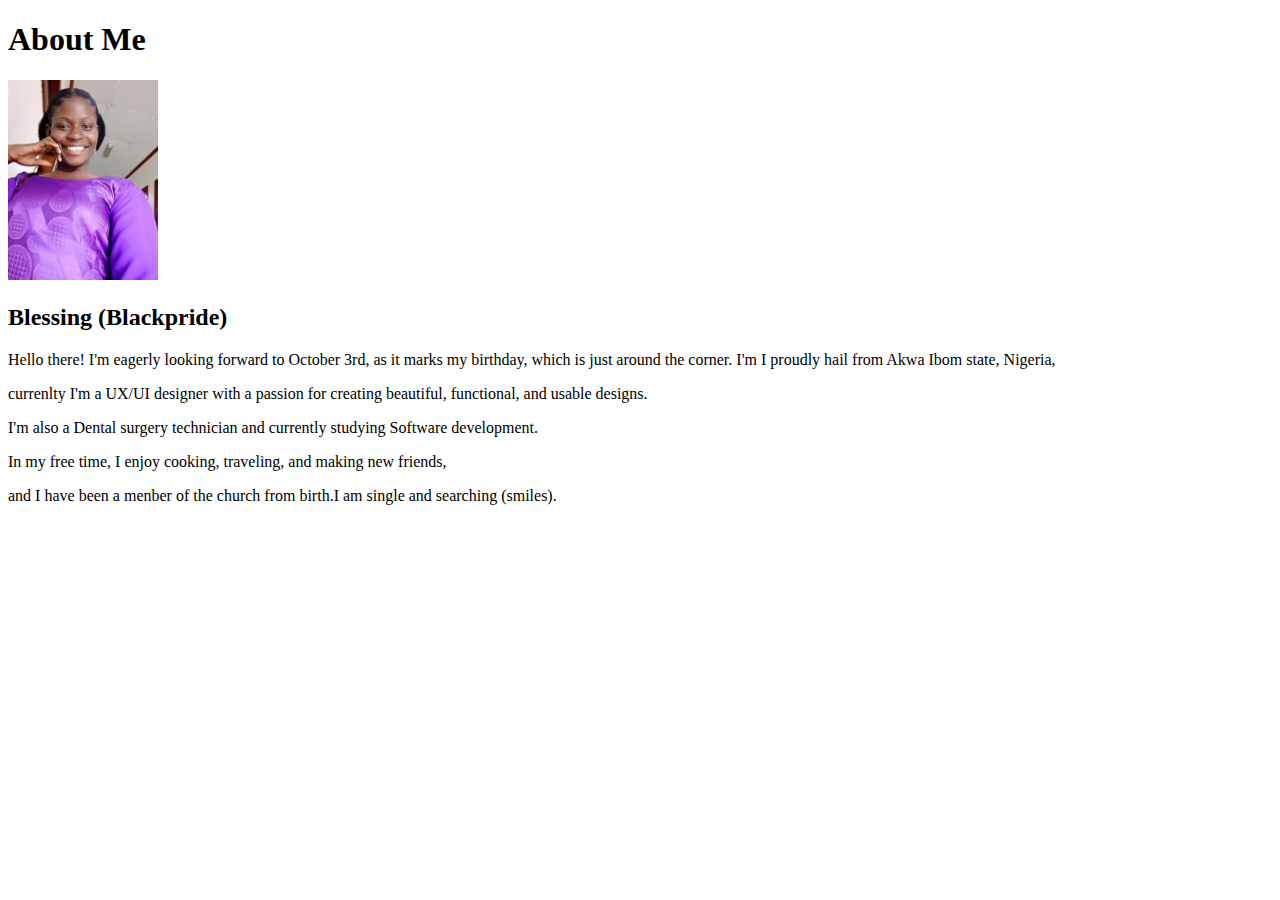
<file: aboutme/index.html>
<!DOCTYPE html>
<html lang="en">
<head>
    <meta charset="UTF-8">
    <meta name="viewport" content="width=device-width, initial-scale=1.0">
    <title>All about me</title>
</head>
<body>
    <h1>About Me</h1>

    <img alt= "Image of me" src="./Images/my image.jpg" weight="150"height=200>

    <h2>Blessing (Blackpride)</h2>
    
<p>Hello there! I'm eagerly looking forward to October 3rd, as it marks my birthday, which is just around the corner. I'm I proudly hail from Akwa Ibom state, Nigeria,</p>
<p>currenlty I'm a UX/UI designer with a passion for creating beautiful,
    functional, and usable designs.</p>
<p> I'm also a Dental surgery technician and currently studying Software development.</p>
<p> In my free time, I enjoy cooking, traveling, and making new friends,</p>
<p>and I have been a menber of the church from birth.I am single and searching (smiles).</p>
</h4>
</body>
</html>
</file>
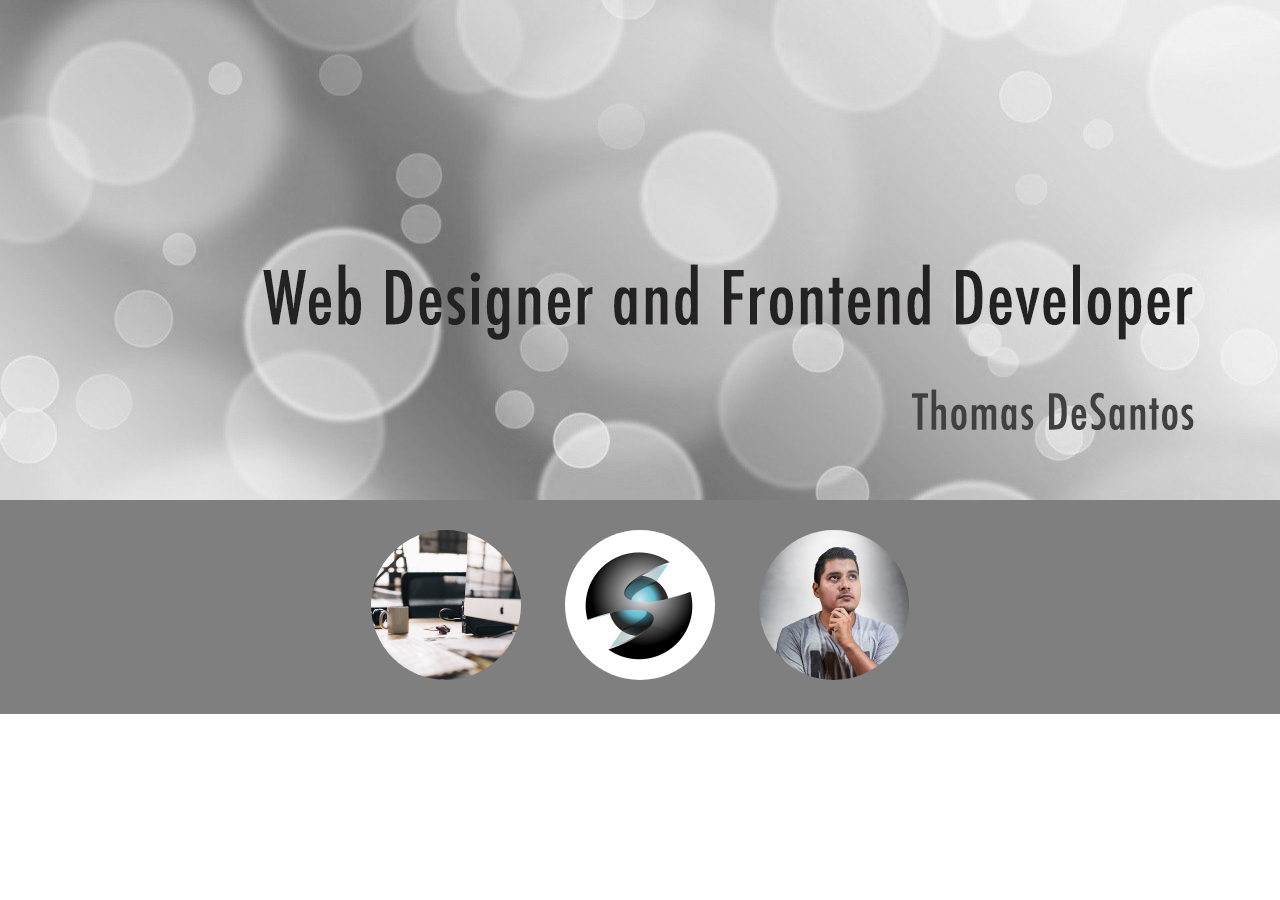
<file: Challenge.html/index.html>
<!DOCTYPE html>
<html>
<head>
    <title>My Challenge Web Page</title>
    <link rel="stylesheet" href="style.css">
</head>
<body>
    <header>
        <img src="Images/w05_circles.jpg" alt="Title Image with Circles">
    </header>
    <main>
        <section class="content">
            <img class="small-image" src="Images/w05_ice_image_desk.jpg" alt="Desk Image">
            <img class="small-image" src="Images/w05_ice_image_graphic.png" alt="Graphic Image">
            <img class="small-image" src="Images/w05_ice_image_person.jpg" alt="Person Image">
        </section>
    </main>
    <footer>
   
    </footer>
</body>
</html>
</file>
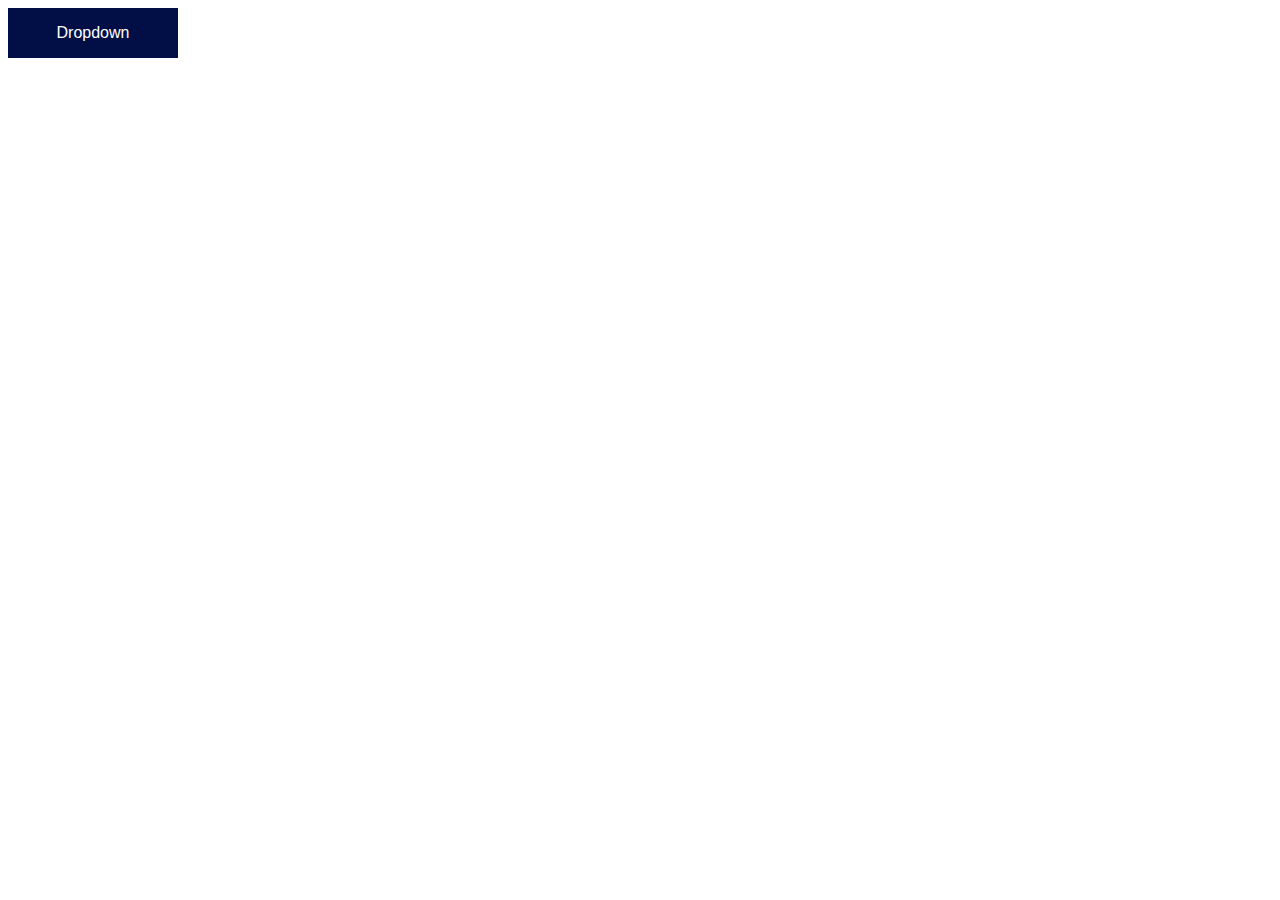
<file: component/index.html>
<!DOCTYPE html>
<html lang="en">
<head>
    <meta charset="UTF-8">
    <meta name="viewport" content="width=device-width, initial-scale=1.0">
    <link rel="stylesheet" type="text/css" href="./styles.css" />
    <title>Component</title>
</head>
<body>
    <div class="dropdown">
        <button class="dropbtn">Dropdown</button>
        <div class="dropdown-content">
          <a href="#">cold</a>
          <a href="#">Warm</a>
          <a href="#">Hot</a>
        </div>
      </div>
</body>
</html>
</file>
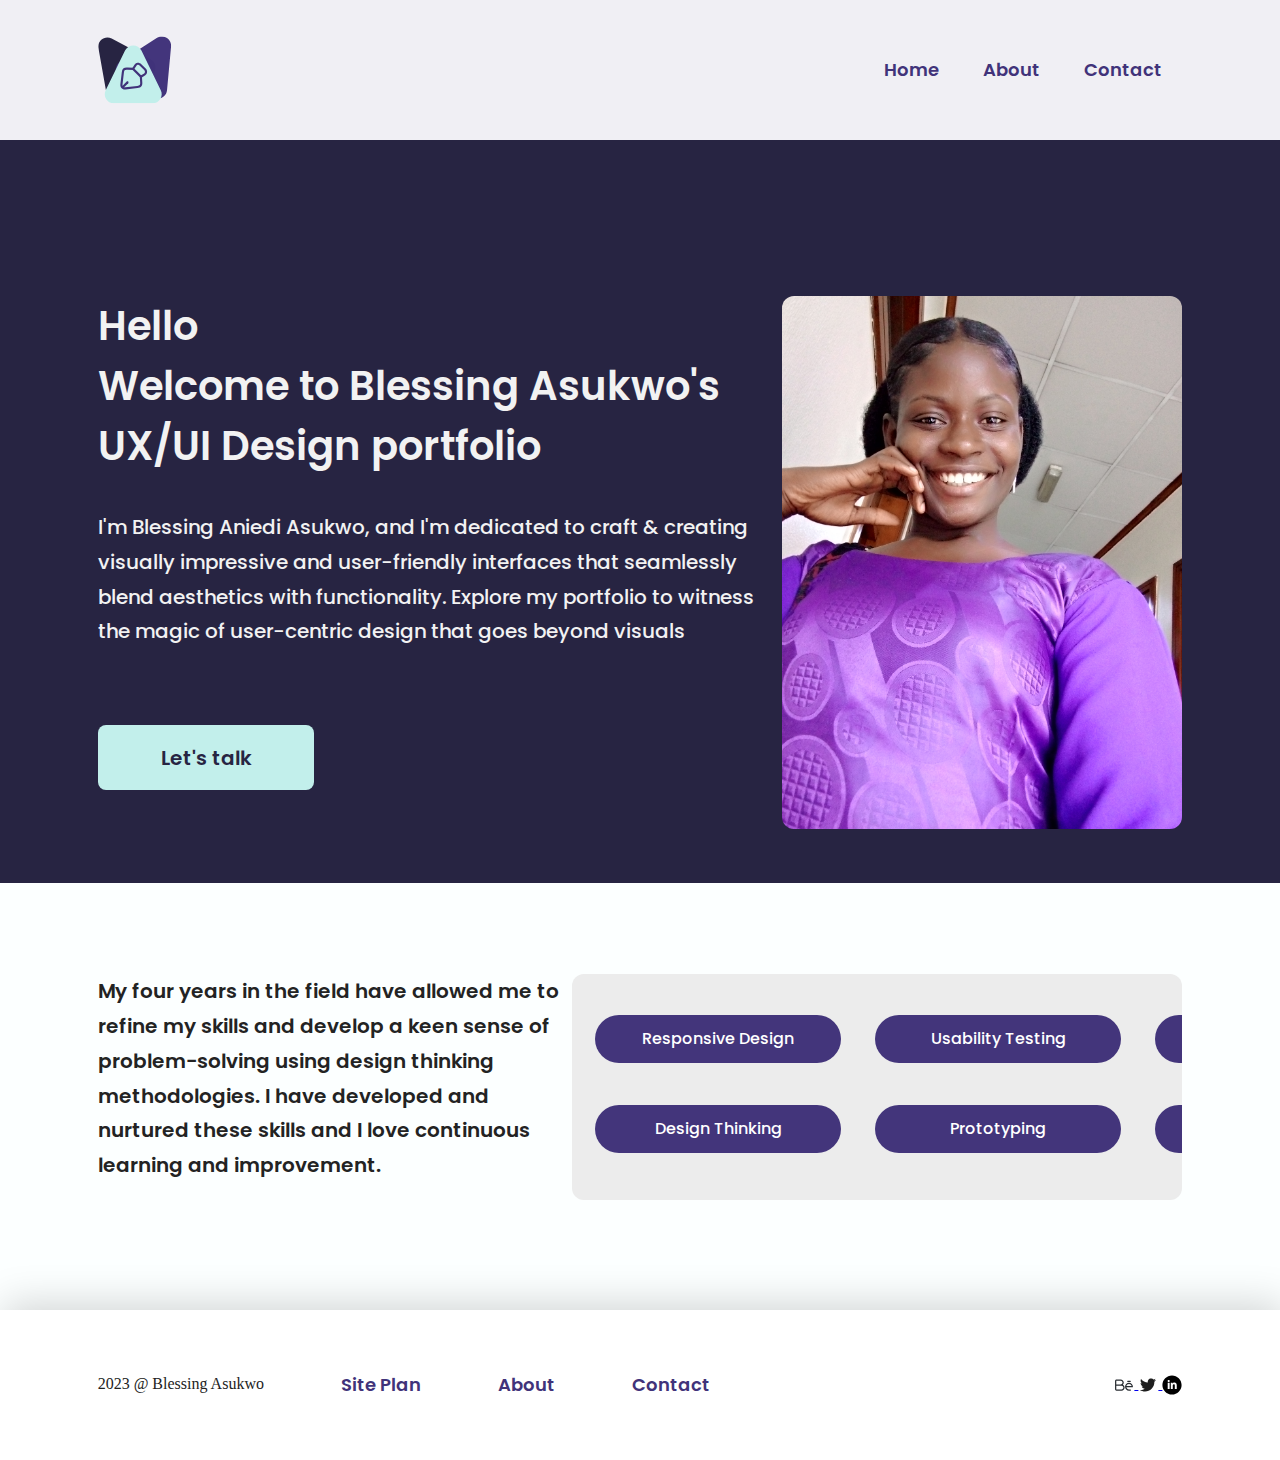
<file: peronal_site/index.html>
<!DOCTYPE html>
<html lang="en">

<head>
    <meta charset="utf-8">
    <meta name="viewport" content="width=device-width, initial-scale=1.0">
    <title>Blessing Aniedi Asukwo Portfolio</title>
    <link rel="stylesheet" href="./reset.css">
    <link rel="stylesheet" href="./personal_site.css">

</head>

<body>
        <header class="head-section">
            <nav>
                <a id="logo_link" href="./index.html">
                    <img class="logo" src="./Image/logo 2.svg" alt="Portfolio logo">
                </a>
                <ul>
                    <li><a href="index.html">Home</a></li>
                    <li><a href="about.html">About</a></li>              
                    <li><a href="contact.html">Contact</a></li>
                </ul>
            </nav>

        </header>

    <main>
        <div class="hero">
            <div class="hero-wrapper">
                <section class="hero-msg">
                    <h1 class="home-title">
                        Hello
                    </h1>
                    <h1 class="home-title">
                        Welcome to Blessing Asukwo's
                        <br>
                        UX/UI Design portfolio
                    </h1>
                    <p class="explianer">I'm Blessing Aniedi Asukwo, and I'm dedicated to craft & creating visually impressive and user-friendly interfaces  that seamlessly blend aesthetics with functionality.
                        Explore my portfolio to witness the magic of user-centric design that goes beyond visuals </p>
            
                        <a class="button-box" href="./contact.html">Let's talk</a>

                </section>       
                <img  class="my-image" src="./Image/my image.jpg" alt="My Image">
            
            </div>
        </div>
        <section>
        <div class="body-float-text">
            <p>
                My four years in the field have allowed me to refine my skills and develop a keen sense of problem-solving using design thinking methodologies. I have developed and nurtured these skills and I love continuous learning and improvement.  
            </p>
            <div class="pill-mama">
                <div class="pill-wrapper">                
                    <div class="pill">Responsive Design</div>
                    <div class="pill">Usability Testing</div>
                    <div class="pill">Collaboration</div>
                    <div class="pill">Accessibility</div>  
                </div>    
                <div class="pill-wrapper">                
                    <div class="pill">Design Thinking</div>
                    <div class="pill">Prototyping</div>
                    <div class="pill">User Interaction</div>
                    <div class="pill">User Research</div>
                    <div class="pill">Wireframing</div> 
                </div>
            </div>    
        </div>
    </section>  
    </main>

    <footer>
        <div class="foot">
            <p class="fo">2023 @ Blessing Asukwo</p>
            <a class="footer-link" href="./siteplan.html">Site Plan</a>
            <a class="footer-link" href="./about.html">About</a>
            <a class="footer-link" href="./contact.html">Contact</a>
        </div>
        <div>
            <a href="https://www.behance.net/BlessingAniediAsukwo" target="Behance">
                <img class="social" src="./Image/Style=outline behance.svg" alt="Behance icon">
            </a>
            <a href="https://twitter.com/blessing_asu" target="Twitter">
                <img class="social" src="./Image/tweet.svg" alt="twitter icon">
            </a>    
            <a href="https://www.linkedin.com/in/blessing-asukwo/" target="linkedin">
                <img class="social" src="./Image/linkedin.svg" alt="linkedin icon">
            </a>
        </div> 
    </footer> 
</body>

</html>
</file>
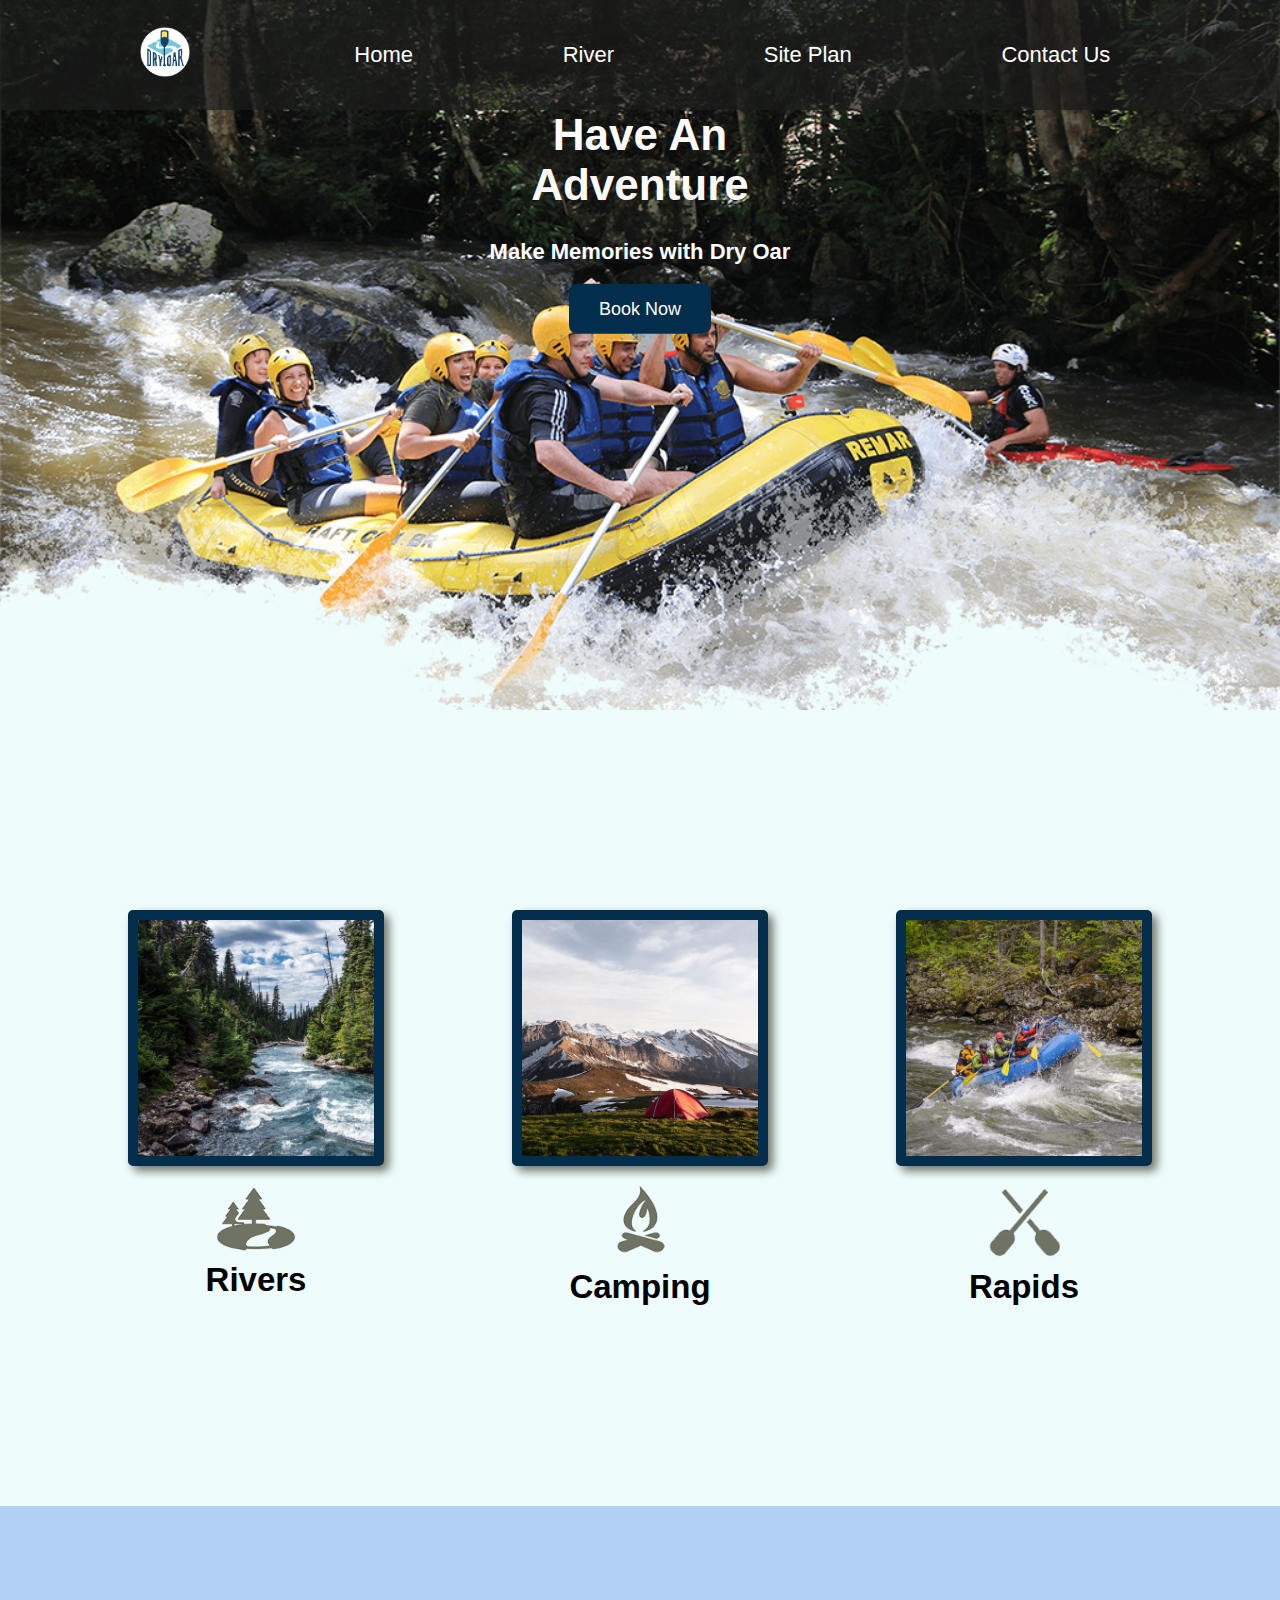
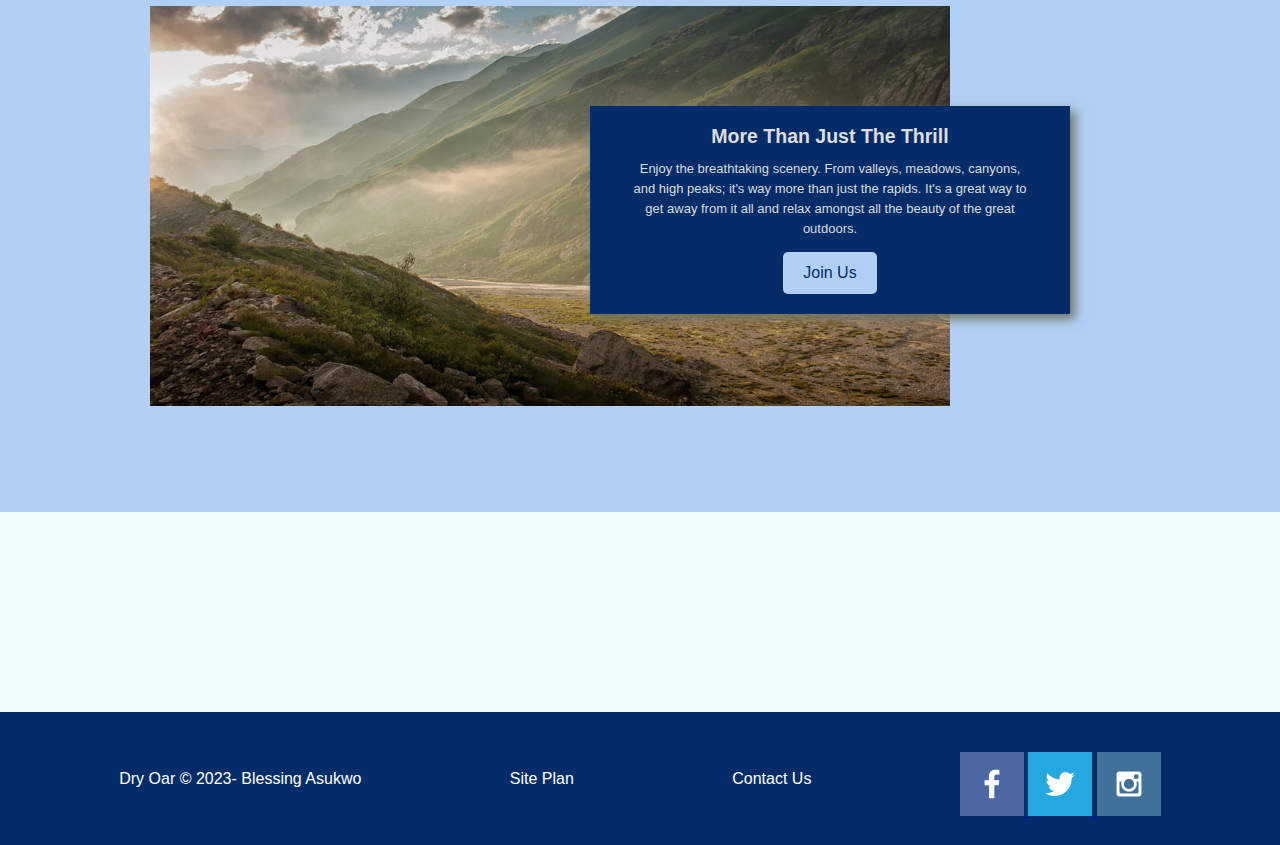
<file: wwr/index.html>
<!DOCTYPE html>
<html lang="en">
<head>
    <meta charset="UTF-8">
    <meta http-equiv="X-UA-Compatible" content="IE=edge">
    <meta name="viewport" content="width=device-width, initial-scale=1.0">
    <title>Whitewater Rafting Vacations | Dry Oar Boating | Home</title>
    <link rel="stylesheet" href="styles/style.css">
    
    <body>
    <section class="head-section">
        <header>
            <nav>
                <a id="logo_link" href="index.html">
                    <img class="logo" src="image/Site_plan_files/logo.png" alt="Dry Oar Logo">
                </a>
                <ul>
                    <li><a href="index.html">Home</a></li>
                    <li><a href="./rivers.html">River</a></li>
                    <li><a href="/site-plan-rafting.html">Site Plan</a></li>
                    <li><a href="contactus.html">Contact Us</a></li>
                </ul>
            </nav>
        </header>
        
        <div id="hero">
            <!-- <div id="hero-box">
                <img id="hero-img" src="image/Site_plan_files/hero.png" width="800" height="800" alt="People enjoying white water rafting">
            </div> -->
            <section id="hero-msg">
                <h1 class="home-title">Have An Adventure</h1>
                <h4>Make Memories with Dry Oar</h4>
                <div class="button-box">
                    <a class="book" href="contactus.html">Book Now</a>
                </div>
            </section>
        </div>
    </section>

    <main class="home-grid">
        <section class="rivers-card">
        <img class="card-img" src="image/Site_plan_files/rivers.jpg" alt="river in forest">
        <img class="icon" src="image/Site_plan_files/river_icon.png" alt="river icon">
        <h2>Rivers</h2>
        </section>
        <section class="camping-card">
            <img class="card-img" src="image/Site_plan_files/camping.jpg" alt="tent in mountains"> 
            <img class="icon" src="image/Site_plan_files/fire_icon.png" alt="fire icon">
            <h2>Camping</h2>
        </section>
        <section class="rapids-card">
            <img class="card-img" src="image/Site_plan_files/rapids.jpg" alt="rafting boat">
            <img class="icon" src="image/Site_plan_files/oars.png" alt="oars icon">
            <h2>Rapids</h2>
        </section>
            <div id="background">
                <div class="mountain-container">
                    <img class="mountains" src="image/Site_plan_files/mountains.jpg" alt="Misty mountains">
                    <div class="msg">
                        <h2>More Than Just The Thrill</h2>
                        <p>Enjoy the breathtaking scenery. From valleys, meadows, canyons, and high peaks; it's way more than just the rapids. It's a great way to get away from it all and relax amongst all the beauty of the great outdoors. </p>
                        <button>
                            <a class="join" href="rivers.html">Join Us</a>
                        </button>
                    </div>
                </div>

            </div> 
    </main>

    <footer>
        <p>Dry Oar &copy; 2023- Blessing Asukwo</p>
       <a class="footer-link" href="site-plan-rafting.html">Site Plan</a>
       <a class="footer-link" href="contactus.html">Contact Us</a>
        <div class="social">
            <a href="https://facebook.com" target="_blank">
                <img src="image/Site_plan_files/facebook.png" alt="fb icon">
            </a>
            <a href="https://twitter.com" target="_blank">
                <img src="image/Site_plan_files/twitter.png" alt="twitter icon">
            </a>    
            <a href="https://instagram.com" target="_blank">
                <img src="image/Site_plan_files/instagram.png" alt="instagram icon">
            </a>
        </div>
    </footer>
</body>
</html>
</file>
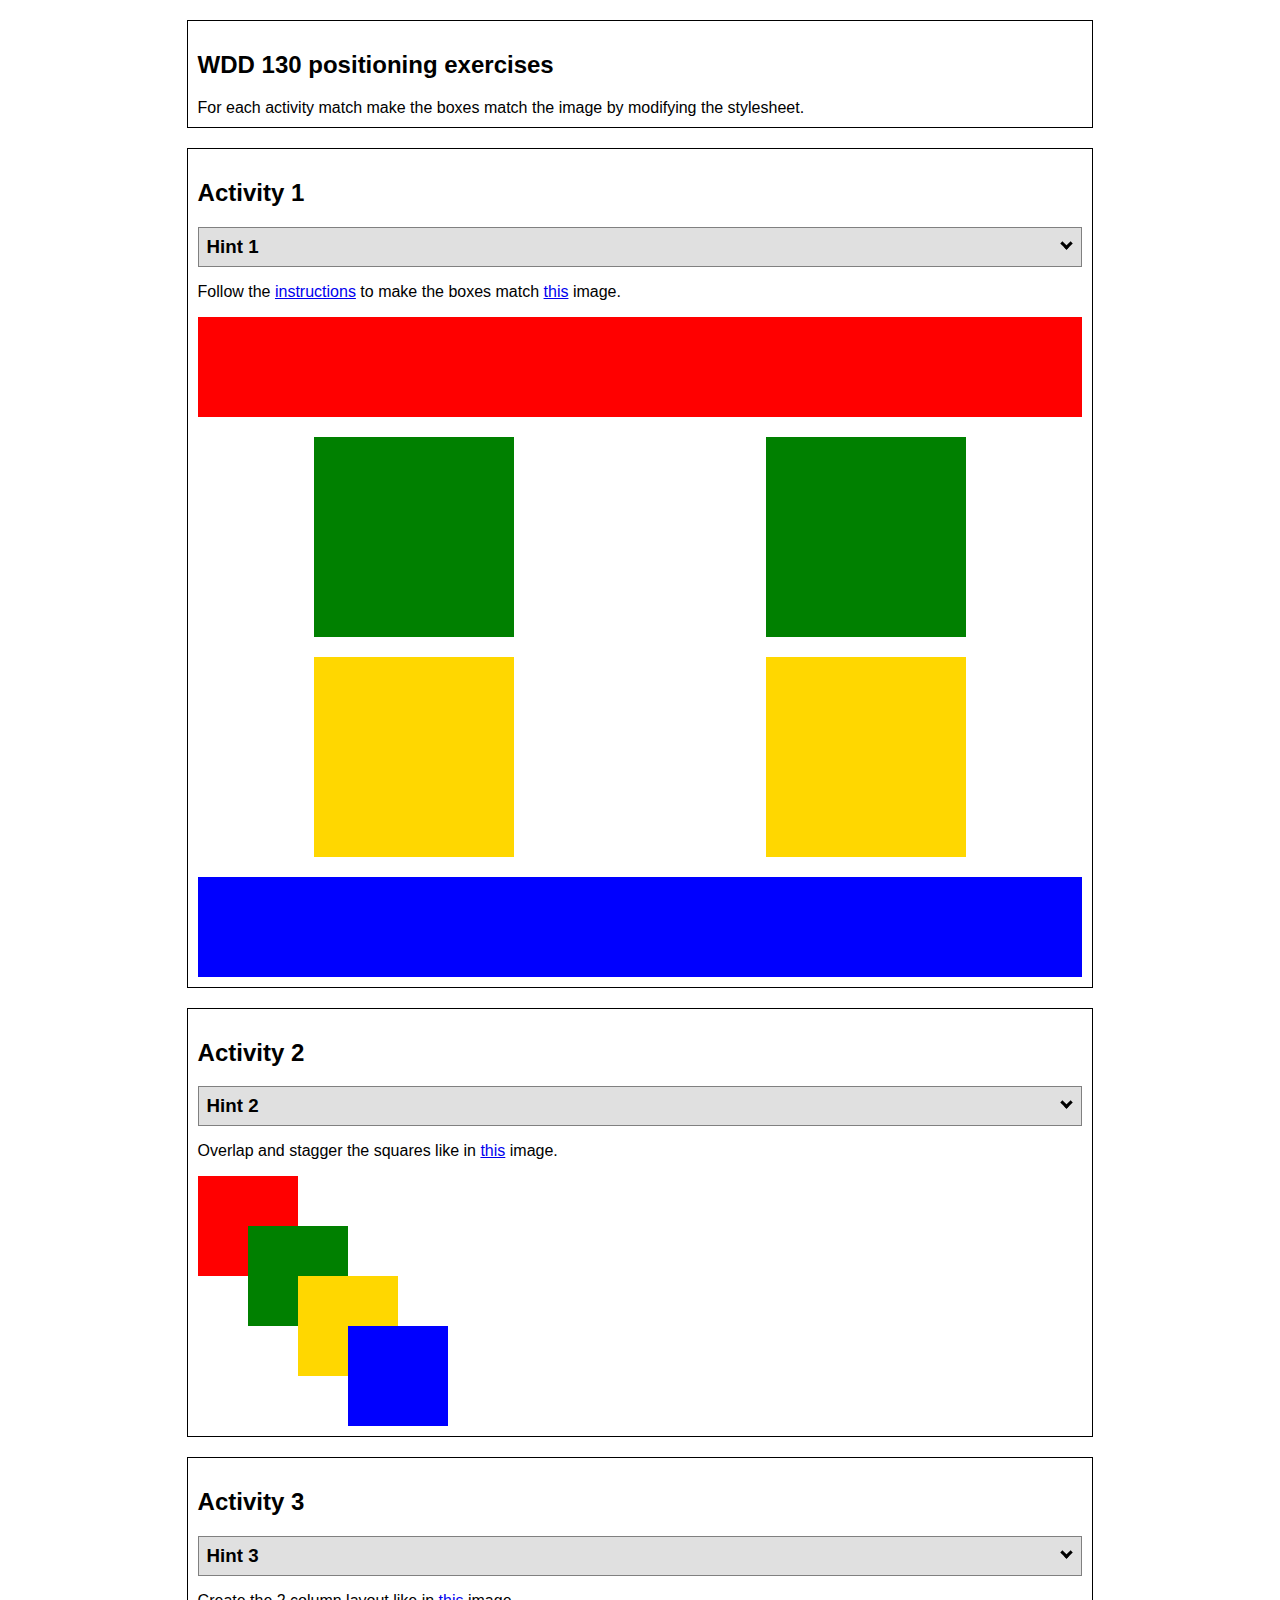
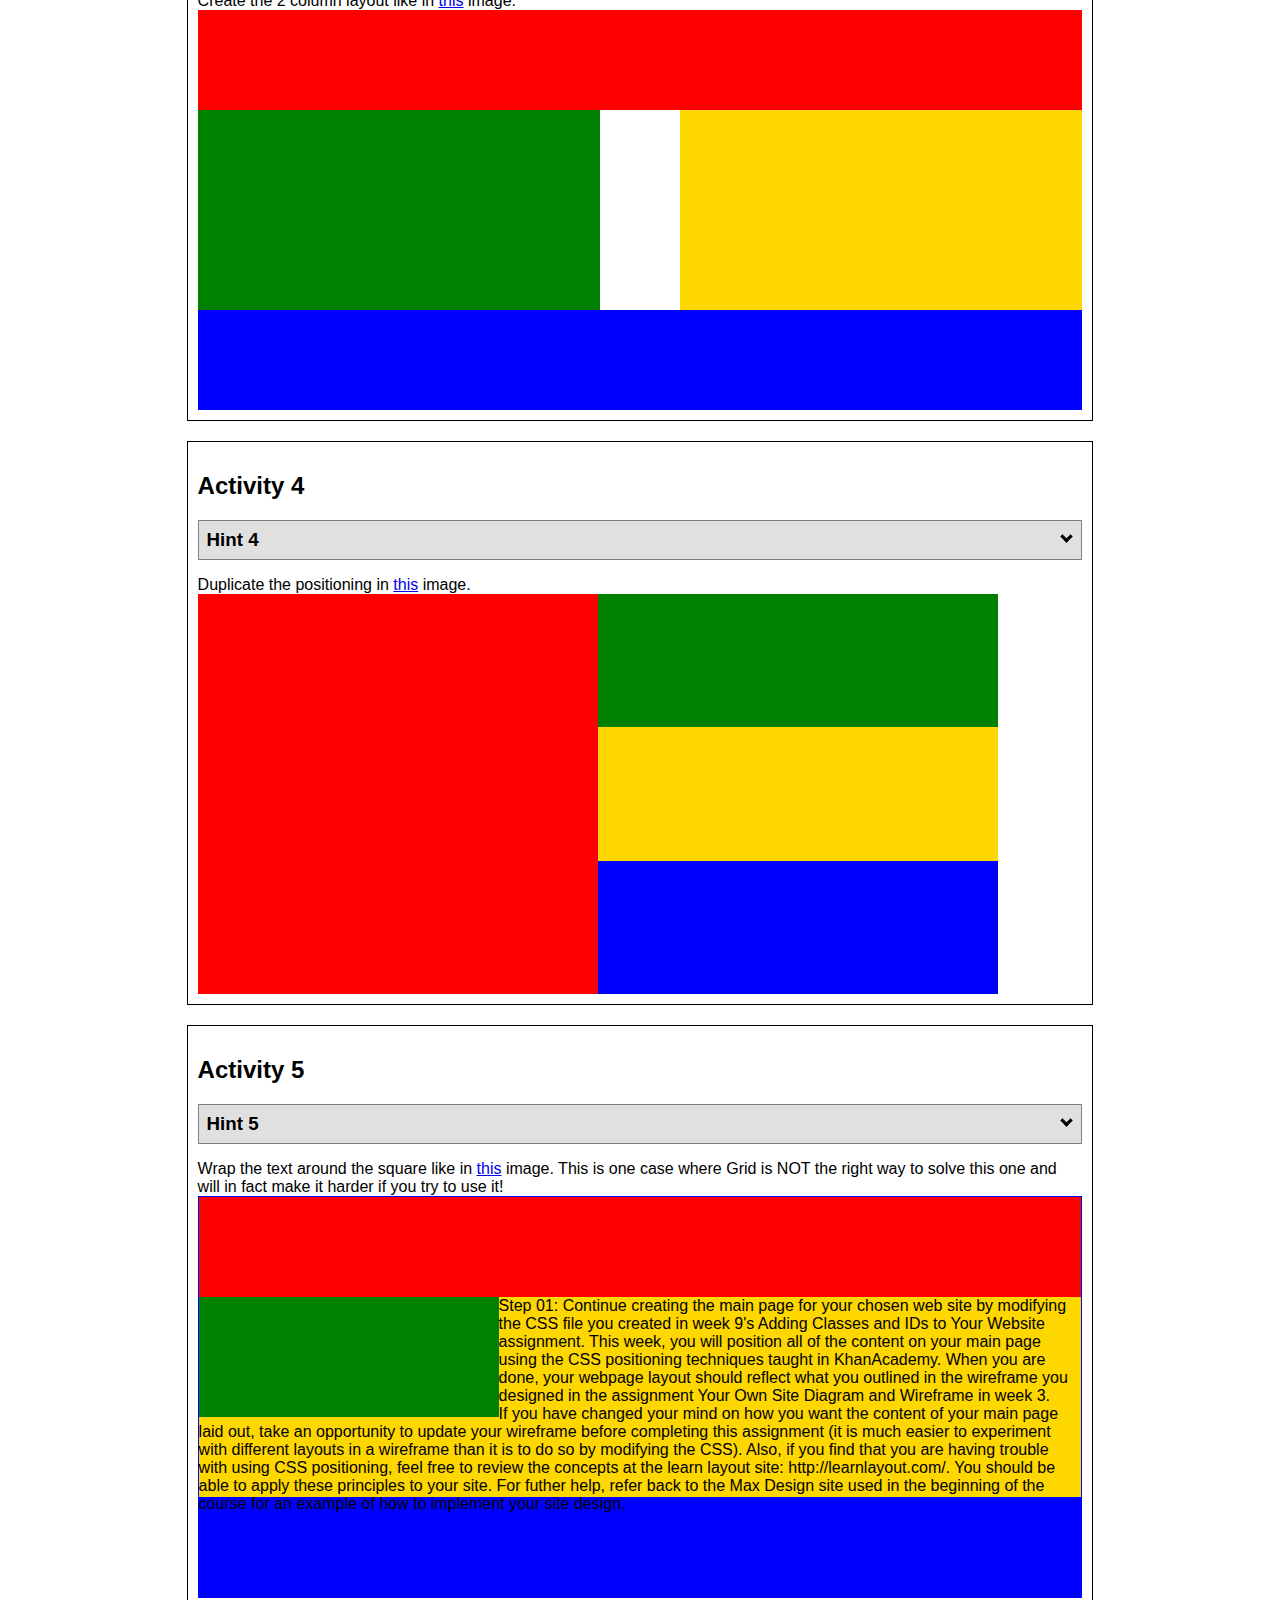
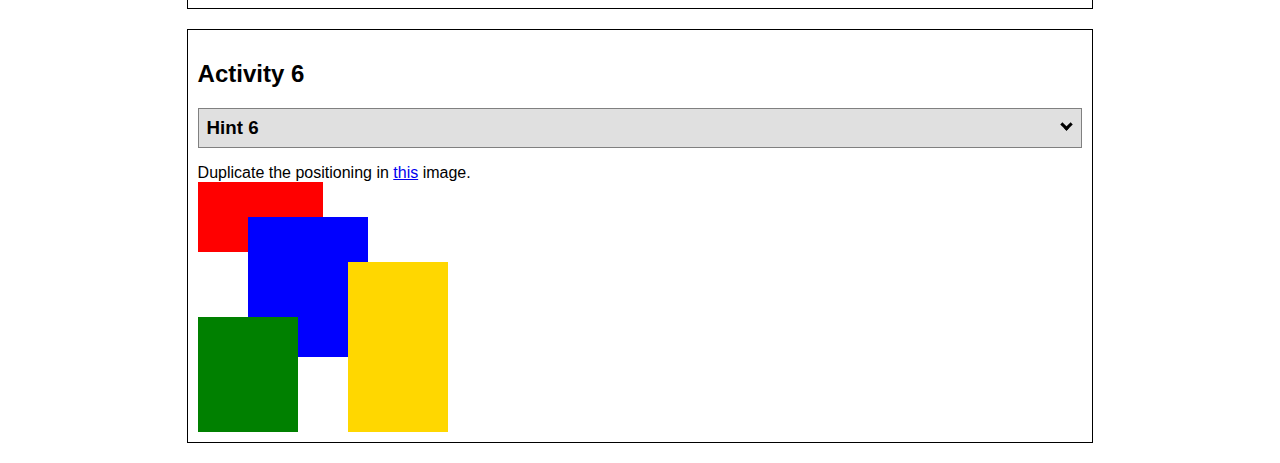
<file: positioning.html>
<!DOCTYPE html>
<html lang="en">
  <head>
    <!-- HTML - Name: positioning.html -->
    <title>Positioning Activity</title>
    <link rel="stylesheet" type="text/css" href="positionstyles.css" />
  </head>
  <body>
    <div class="activity">
      <h2>WDD 130 positioning exercises</h2>
      For each activity match make the boxes match the image by modifying the stylesheet.</div>
    <div class="activity">
      <h2>Activity 1</h2>
      <section class="hint"><input type="checkbox" ><i></i> <h3>Hint 1</h3><div><p>Check out the <a href="https://byui-wdd.github.io/wdd130/activities/w06-css-positioning.html" target="_blank">activity instructions</a> in Ilearn!</p></div></section>
      <p>Follow the <a href="https://byui-wdd.github.io/wdd130/activities/w06-css-positioning.html" target="_blank">instructions</a> to make the boxes match  <a href="https://byui-wdd.github.io/wdd130/images/example1.png" target="_blank">this</a> image.</p>
      <div class="content1" >
        <div class="red1" ></div>
        <div class="green1" ></div>
        <div class="green1" ></div>
        <div class="yellow1"></div>
        <div class="yellow1"></div>
        <div class="blue1"></div>
      </div>
    </div>
    <div class="activity">
      <h2>Activity 2</h2>
      <section class="hint"><input type="checkbox" > <h3>Hint 2</h3><i></i><div>
      <ul>
      <li>grid-template-columns: 50px 50px 50px 50px 50px </li></ul></div></section>
      <p>Overlap and stagger the squares like in <a href="https://byui-wdd.github.io/wdd130/images/example2.png" target="_blank">this</a> image.</p>
      <div class="content2" >
        <div class="red2" ></div>
        <div class="green2" ></div>
        <div class="yellow2"></div>
        <div class="blue2"></div>
      </div>
    </div>
    <div class="activity">
      <h2>Activity 3</h2>
      <section class="hint"><input type="checkbox" > <h3>Hint 3</h3><i></i><div><p>This one is going to be best solved with CSS Grid. Remember to make the boxes the right width first...then start moving them around. </p><h4>Properties used:</h4><ul><li>display:grid;</li><li>grid-template-columns:</li><li>grid-column-gap:</li>
        <li>grid-column:</li>  </ul></div></section>
      Create the 2 column layout like in <a href="https://byui-wdd.github.io/wdd130/images/example3.png" target="_blank">this</a>  image.
      <div class="content3" >
        <div class="red3" ></div>
        <div class="green3" ></div>
        <div class="yellow3"></div>
        <div class="blue3"></div>
      </div>
    </div>
    <div class="activity">
      <h2>Activity 4</h2>
      <section class="hint"><input type="checkbox" > <h3>Hint 4</h3><i></i><div><p>For the others we have been primarily concerned with width. For this one you will need to adjust height as well. </p><h4>Properties used:</h4><ul><li>display:grid;</li><li>grid-template-columns:</li><li>grid-row:</li></ul></div></section>
      Duplicate the positioning in <a href="https://byui-wdd.github.io/wdd130/images/example4.png" target="_blank">this</a> image. 
      <div class="content4" >
        <div class="red4" ></div>
        <div class="green4" ></div>
        <div class="yellow4"></div>
        <div class="blue4"></div>
      </div>
    </div>

    <div class="activity">
      <h2>Activity 5</h2>
      <section class="hint"><input type="checkbox" > <h3>Hint 5</h3><i></i><div><p>Grid is <strong>not</strong> the right way to do this.  In fact there is only one way to really do that...and that is with float. Remember that we float the thing we want the text to wrap around.  Also remember to start by making all the shapes the right size and shape.</p><h4>Properties used:</h4><ul><li>float: left;</li></ul></div></section>
      Wrap the text around the square like in <a href="https://byui-wdd.github.io/wdd130/images/example5.png" target="_blank">this</a> image. This is one case where Grid is NOT the right way to solve this one and will in fact make it harder if you try to use it!
      <div class="content5" >
        <div class="red5" ></div>
        <div class="green5" ></div>
        <div class="yellow5">Step 01: Continue creating the main page for your chosen web site by modifying the CSS file you created in week 9's Adding Classes and IDs to Your Website assignment. This week, you will position all of the content on your main page using the CSS positioning techniques taught in KhanAcademy. When you are done, your webpage layout should reflect what you outlined in the wireframe you designed in the assignment Your Own Site Diagram and Wireframe in week 3. <br />
          If you have changed your mind on how you want the content of your main page laid out, take an opportunity to update your wireframe before completing this assignment (it is much easier to experiment with different layouts in a wireframe than it is to do so by modifying the CSS). Also, if you find that you are having trouble with using CSS positioning, feel free to review the concepts at the learn layout site: http://learnlayout.com/. You should be able to apply these principles to your site. For futher help, refer back to the Max Design site used in the beginning of the course for an example of how to implement your site design.</div>
        <div class="blue5"></div>
      </div>
    </div>
    <div class="activity">
      <h2>Activity 6</h2>
      <section class="hint"><input type="checkbox" > <h3>Hint 6</h3><i></i><div><p>This one is all about visualizing the grid behind the layout. If you are having a hard time doing that first: all the sizes are even multiples of 100, and second here is another example with the lines drawn: <a href="https://byui-wdd.github.io/wdd130/images/example6-hint.png" target="_blank">example 6 with lines</a>. For this one you will find it easiest if you use px for the column width. You can also use <kbd>z-index</kbd> to control the element layering.    </p><h4>Properties used:</h4><ul><li>display:grid;</li><li>grid-template-columns:</li><li>grid-column:</li><li>grid-row:</li><li><a href="https://www.w3schools.com/cssref/pr_pos_z-index.asp" target="_blank">z-index:</a></li></ul></div></section>
      Duplicate the positioning in <a href="https://byui-wdd.github.io/wdd130/images/example6.png" target="_blank">this</a> image.
      <div class="content6" >
        <div class="red6" ></div>
        <div class="green6" ></div>
        <div class="yellow6"></div>
        <div class="blue6"></div>
      </div>
    </div>
  </body>
</html>
</file>
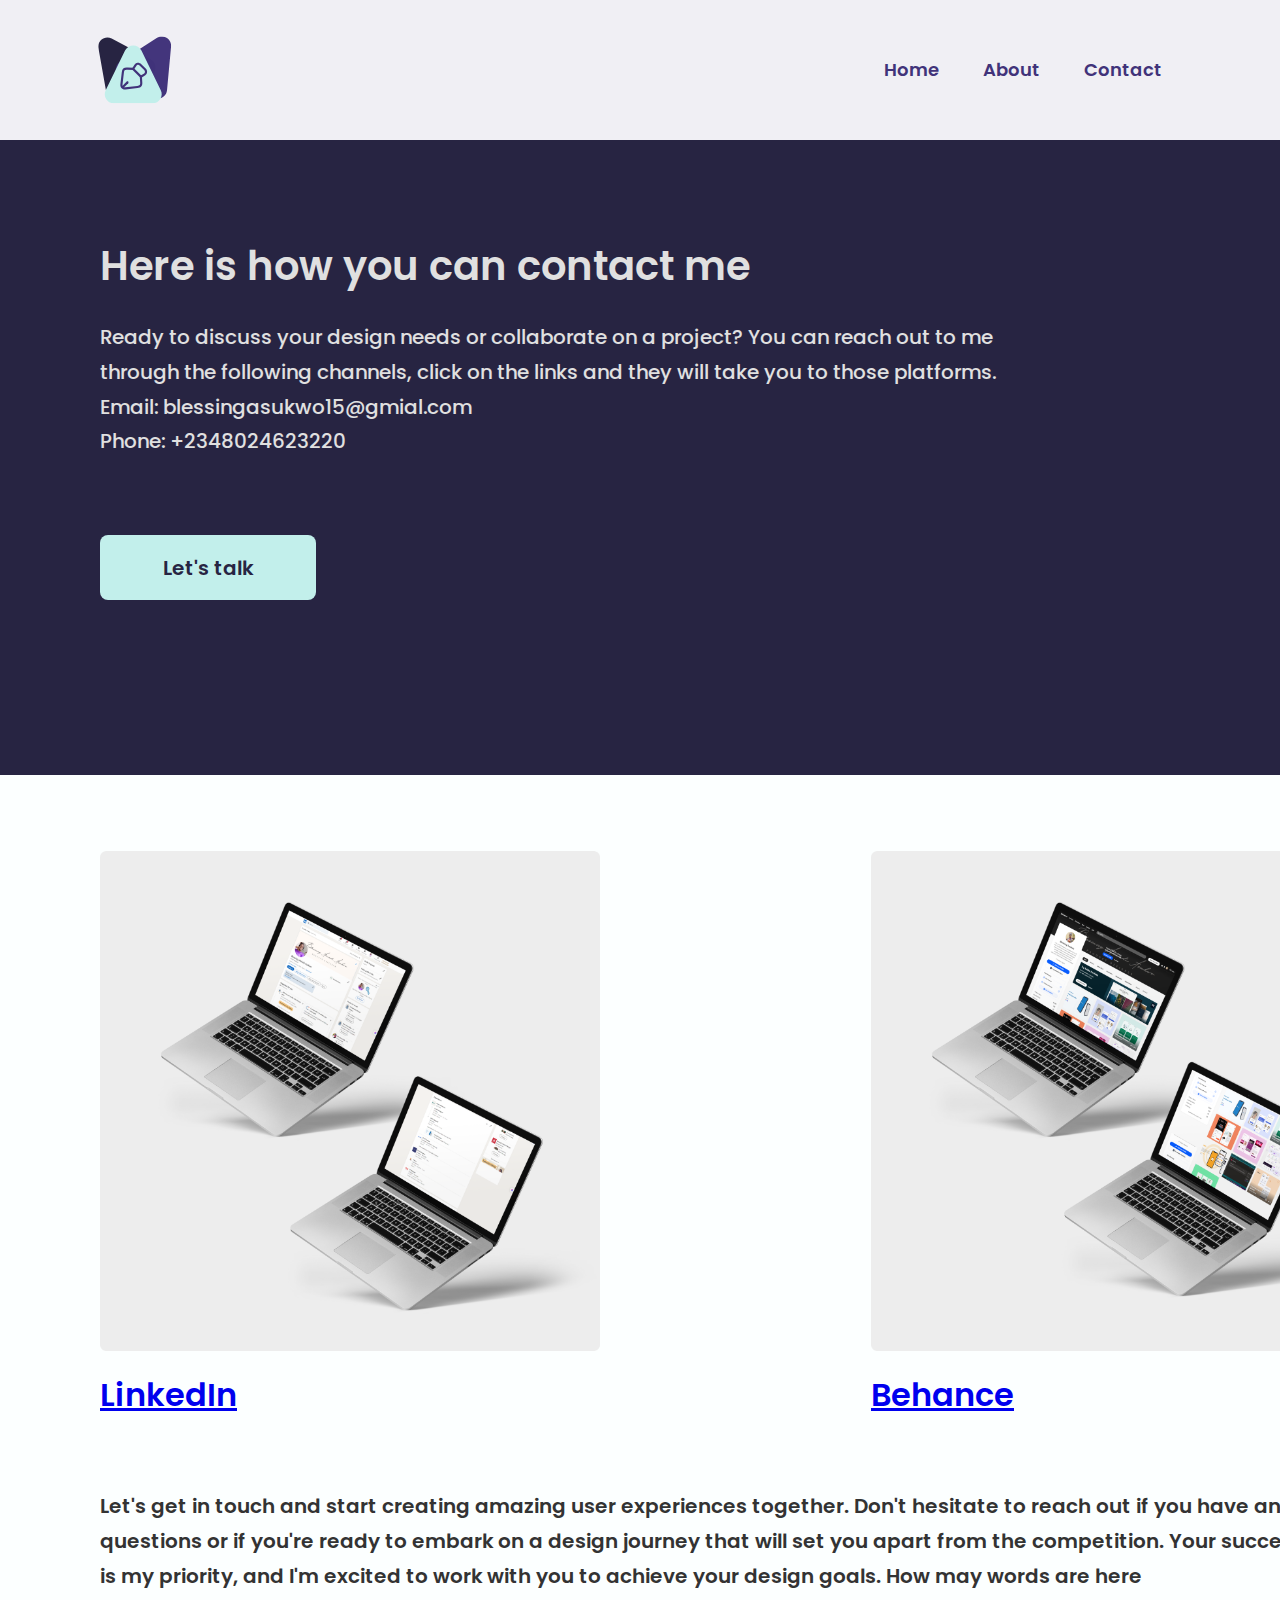
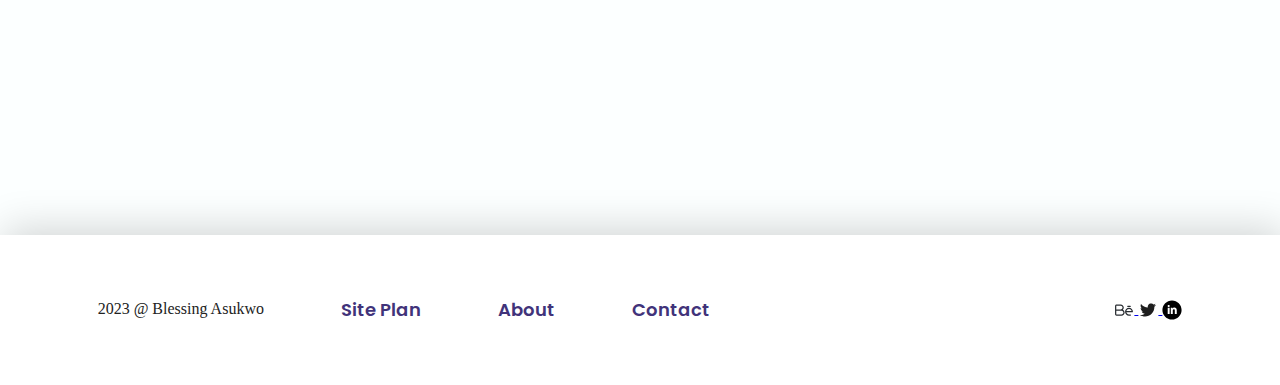
<file: peronal_site/contact.html>
<!DOCTYPE html>
<html lang="en">

<head>
    <meta charset="utf-8">
    <meta name="viewport" content="width=device-width, initial-scale=1.0">
    <title>Blessing Aniedi Asukwo Portfolio</title>
    <link rel="stylesheet" href="./reset.css">
    <link rel="stylesheet" href="./personal_site.css">
</head>

<body>
    <section class="head-section">
        <header>
            <nav>
                <a id="logo_link" href="./index.html">
                    <img class="logo" src="./Image/logo 2.svg" alt="Portfolio logo">
                </a>
                <ul>
                    <li><a href="index.html">Home</a></li>
                    <li><a href="about.html">About</a></li>              
                    <li><a href="contact.html">Contact</a></li>
                </ul>
            </nav>
        </header>
        
    </section>

    <main>
        <section>
            <div class="contact">
                <section class="contct-msg">
                    <h1 class="contact-title">Here is how you can contact me
                
                    </h1>
                    <h4 class="ready">Ready to discuss your design needs or collaborate on a project? You can reach out to me through the following channels, click on the links and they will take you to those platforms.
                   <br>
                   Email: blessingasukwo15@gmial.com
                   <br>
                   Phone: +2348024623220 </h4>
                    <a class="button-box" href="./contact.html">Let's talk</a>
                </section>
            </div>
        </section>

        <section class="link">
            <section class="cover">
                <div class="links">
                    <div class="about-img-contact">            
                        <img src="./Image/5.png" alt="LinkedIn" width="500"height=500 >       
                    </div> 
                    <div class="about-items">

                            <a href="https://www.linkedin.com/in/blessing-asukwo/">LinkedIn</a>
                        
                    </div>
                </div>
               
                <div class="links">
                    <div class="about-img-contact">
                        <img src="./Image/4.png" alt="LinkedIn" width="500"height=500 >
                    </div>
                    <div class="about-items">
                       <ul>
                        <a href="https://www.behance.net/BlessingAniediAsukwo">Behance</a>
                       </ul>
                           
                                      
                    </div>
                </div>
            </section>

            <p class="let">
                Let's get in touch and start creating amazing user experiences together. Don't hesitate to reach out if you have any questions or if you're ready to embark on a design journey that will set you apart from the competition.
                Your success is my priority, and I'm excited to work with you to achieve your design goals. How may words are here
            </p>
        </section>

    </main>

    <footer>
        <div class="foot">
            <p class="fo">2023 @ Blessing Asukwo</p>
            <a class="footer-link" href="./siteplan.html">Site Plan</a>
            <a class="footer-link" href="./about.html">About</a>
            <a class="footer-link" href="./contact.html">Contact</a>
        </div>
        <div>
            <a href="https://www.behance.net/BlessingAniediAsukwo" target="Behance">
                <img class="social" src="./Image/Style=outline behance.svg" alt="Behance icon">
            </a>
            <a href="https://twitter.com/blessing_asu" target="Twitter">
                <img class="social" src="./Image/tweet.svg" alt="twitter icon">
            </a>    
            <a href="https://www.linkedin.com/in/blessing-asukwo/" target="linkedin">
                <img class="social" src="./Image/linkedin.svg" alt="linkedin icon">
            </a>
        </div> 
    </footer> 
</body>

</html>
</file>
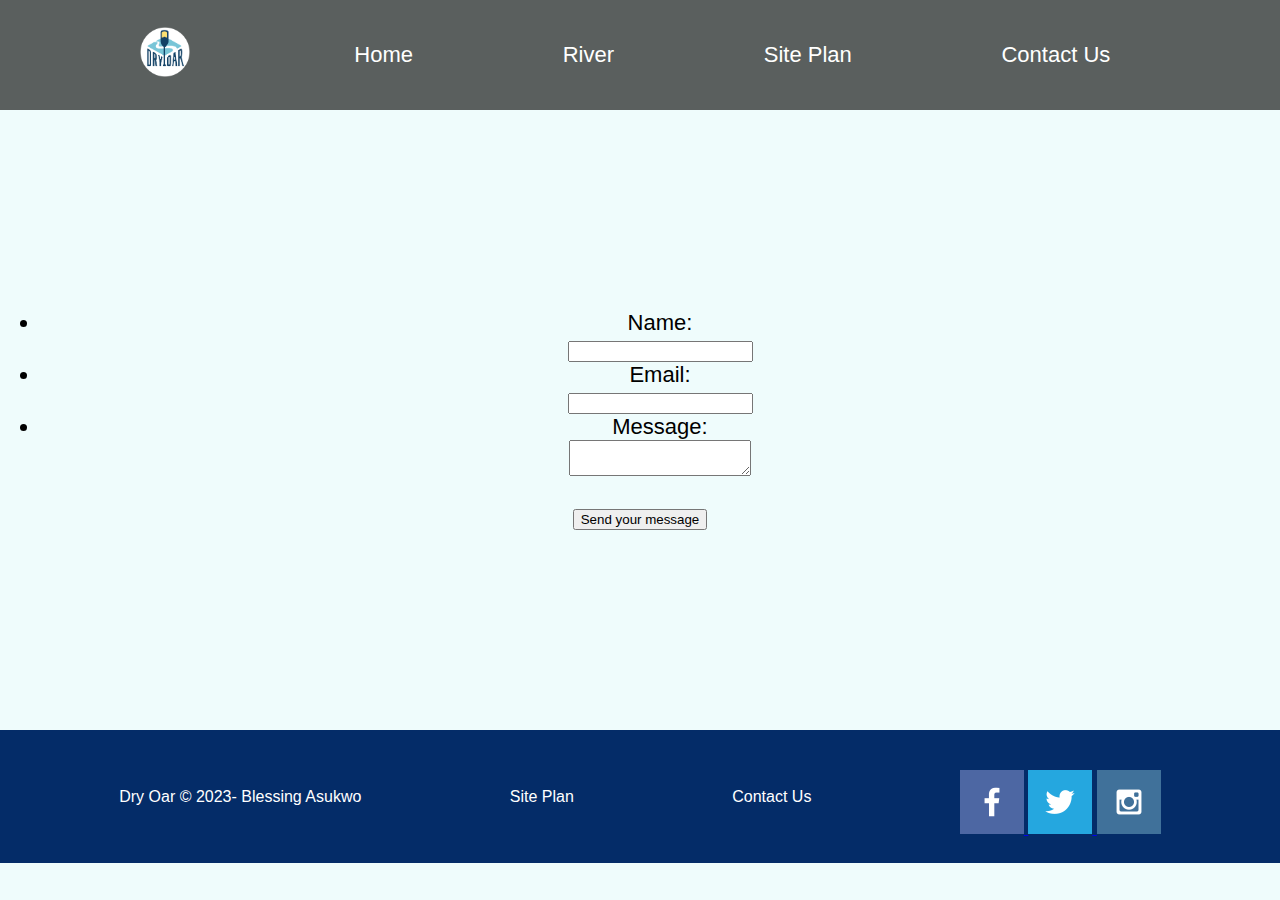
<file: wwr/contactus.html>
<!DOCTYPE html>
<html lang="en">
<head>
    <meta charset="UTF-8">
    <meta name="viewport" content="width=device-width, initial-scale=1.0">
    <title>Document</title>
    <link rel="stylesheet" href="styles/style.css">
    <!-- <link rel="stylesheet" href="styles/river.css"> -->
   

</head>
<body>
    <header>
        <nav>
            <a id="logo_link" href="index.html">
                <img class="logo" src="image/Site_plan_files/logo.png" alt="Dry Oar Logo">
            </a>
            <ul>
                <li><a href="index.html">Home</a></li>
                <li><a href="#">River</a></li>
                <li><a href="site-plan-rafting.html">Site Plan</a></li>
                <li><a href="contactus.html">Contact Us</a></li>
            </ul>
        </nav>
    </header> 
    <main>
        <style>
            #feedback {
    background-color: antiquewhite;
    position: absolute;
    top: 0;
    left: 0;
    right: 0;
    padding: .5em;
    /* make this element invisible until we are ready for it */
    display: none;      
}
.moveDown {
    margin-top: 3em;
}
        </style>
        <section>
            
            <div id="feedback"></div>
            <form action="/my-handling-form-page" method="post">
                <div class="form-questions">
                    <ul>
                        <li>
                          <div class="label-description">
                              <label for="name">Name:</label>
                          </div>
                          <input type="text" id="name" name="user_name" />
                        </li>
                        <li>
                          <div class="label-description">
                              <label for="mail">Email:</label>  
                          </div>
                          
                          <input type="email" id="mail" name="user_email" />
                        </li>
                        <li>
                          <div class="label-description">
                              <label for="msg">Message:</label>
                          </div>
                          <textarea id="msg" name="user_message"></textarea>
                        </li>
                      </ul>
                </div>
                <button type="submit">Send your message</button>
              </form>
            
        </section>

    </main>
    <footer>
        <p>Dry Oar &copy; 2023- Blessing Asukwo</p>
       <a class="footer-link" href="site-plan-rafting.html">Site Plan</a>
       <a class="footer-link" href="contactus.html">Contact Us</a>
        <div class="social">
            <a href="https://facebook.com" target="_blank">
                <img src="image/Site_plan_files/facebook.png" alt="fb icon">
            </a>
            <a href="https://twitter.com" target="_blank">
                <img src="image/Site_plan_files/twitter.png" alt="twitter icon">
            </a>    
            <a href="https://instagram.com" target="_blank">
                <img src="image/Site_plan_files/instagram.png" alt="instagram icon">
            </a>
        </div>
    </footer>
    <script>
        // get the feedback div element so we can do something with it.
        const feedbackElement = document.getElementById('feedback');
        // get the form so we can read what was entered in it.
        const formElement = document.forms[0];
        // add a 'listener' to wait for a submission of our form. When that happens run the code below.
        formElement.addEventListener('submit', function(e) {
            // stop the form from doing the default action.
            e.preventDefault();
            // set the contents of our feedback element to a message letting the user know the form was submitted successfully. Notice that we pull the name that was entered in the form to personalize the message!
            feedbackElement.innerHTML = 'Hello '+ formElement.user_name.value +'! Thank you for your message. We will get back with you as soon as possible!';
            // make the feedback element visible.
            feedbackElement.style.display = "block";
            // add a class to move everything down so our message doesn't cover it.
            document.body.classList.toggle('moveDown');
        });
    </script>
</body>
</html>
</file>
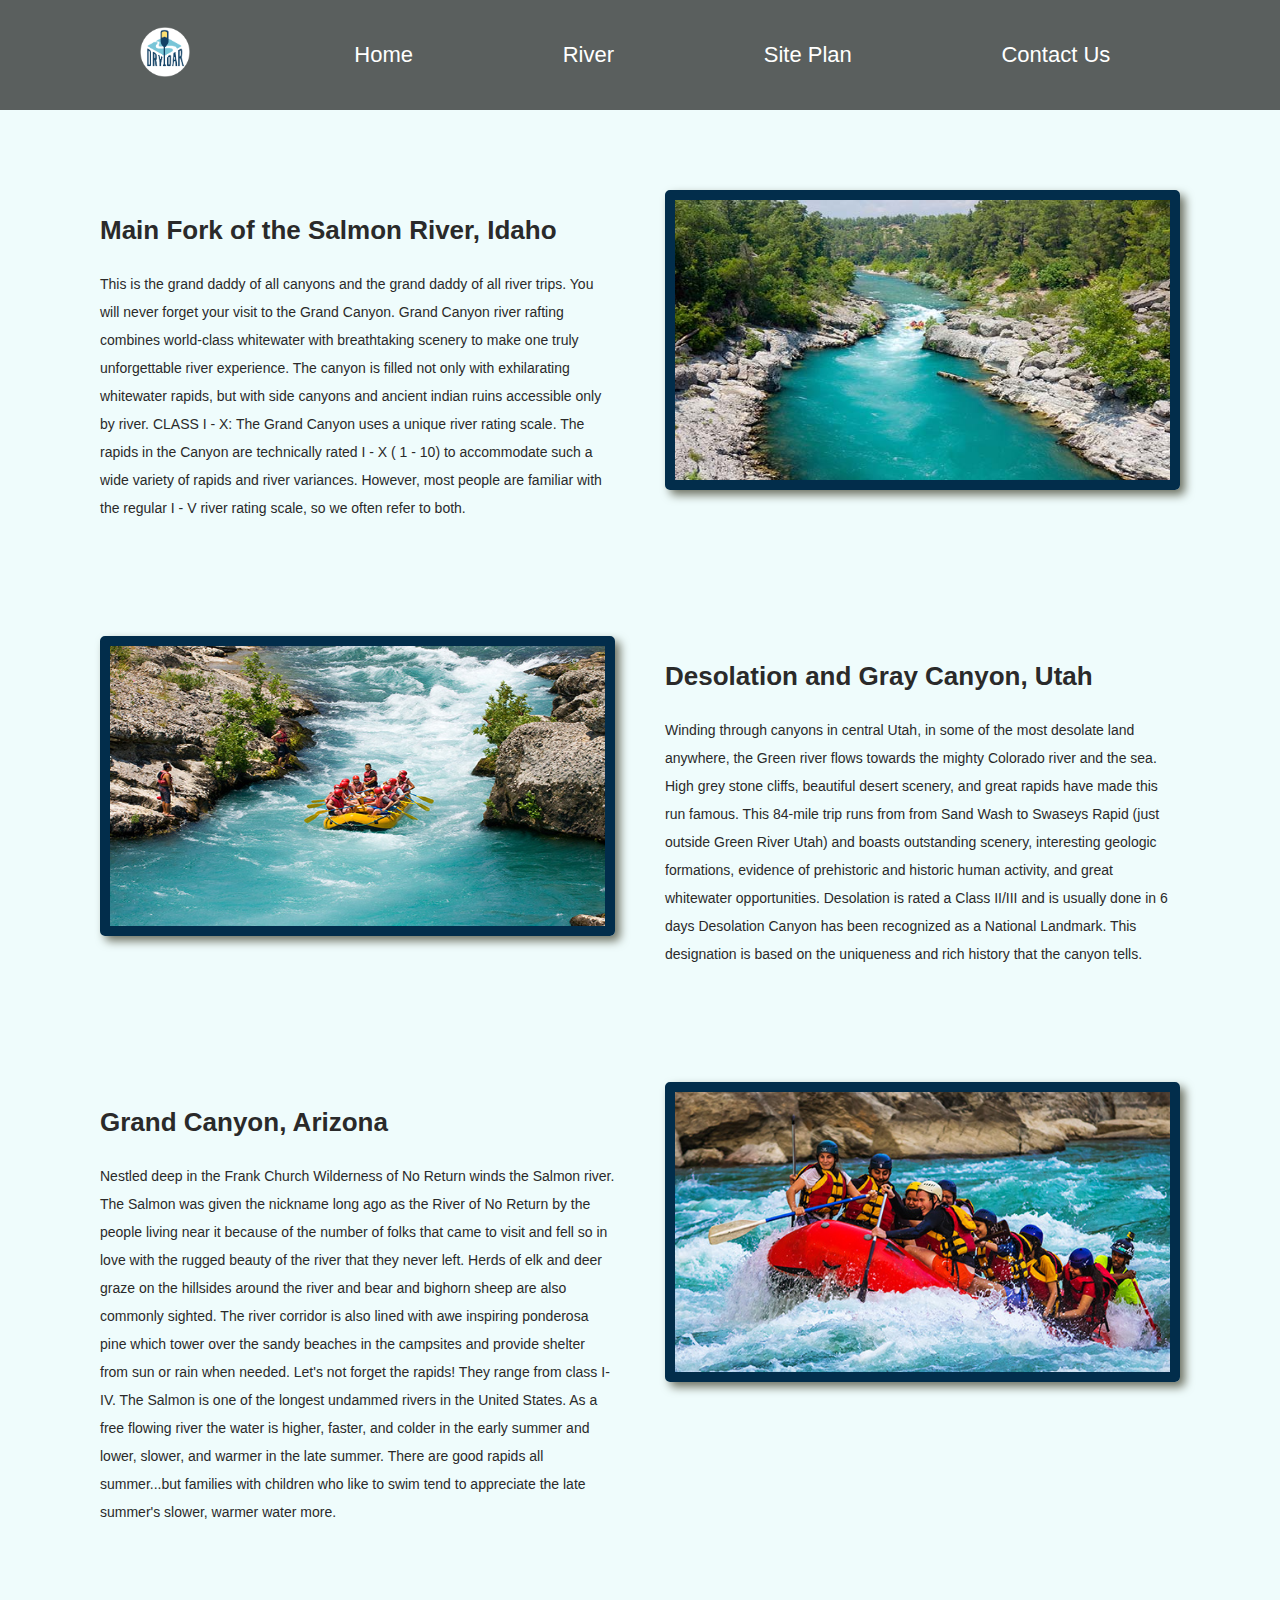
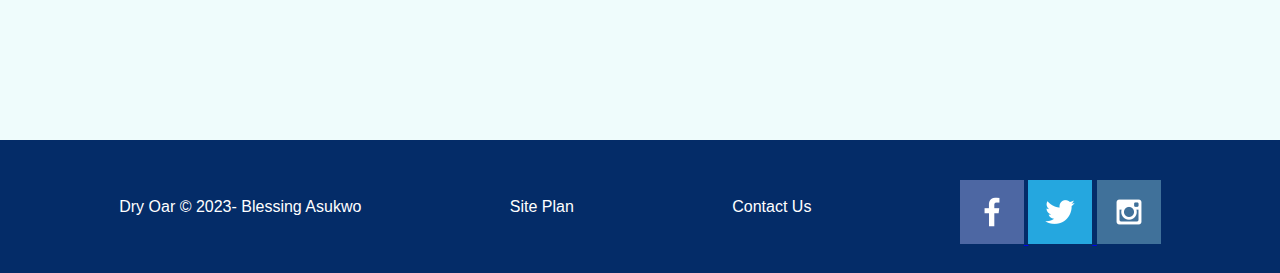
<file: wwr/rivers.html>
<!DOCTYPE html>
<html lang="en">
<head>
    <meta charset="UTF-8">
    <meta name="viewport" content="width=device-width, initial-scale=1.0">
    <title>Document</title>
    <link rel="stylesheet" href="styles/style.css">
    <!-- <link rel="stylesheet" href="styles/river.css"> -->
   

</head>
<body>
    <header>
        <nav>
            <a id="logo_link" href="index.html">
                <img class="logo" src="image/Site_plan_files/logo.png" alt="Dry Oar Logo">
            </a>
            <ul>
                <li><a href="index.html">Home</a></li>
                <li><a href="#">River</a></li>
                <li><a href="/site-plan-rafting.html">Site Plan</a></li>
                <li><a href="contactus.html">Contact Us</a></li>
            </ul>
        </nav>
    </header> 
    <main>
        <section class="river-flex">
            <div class="river-flex_item">
               <div class="river-text">
                    <h3>Main Fork of the Salmon River, Idaho</h3>
                    <p>
                        This is the grand daddy of all canyons and the grand daddy of all river trips. You will never forget your visit to the Grand Canyon.
                        Grand Canyon river rafting combines world-class whitewater with breathtaking scenery to make one truly unforgettable river experience. The canyon is filled not only with exhilarating whitewater rapids, but with side canyons and ancient indian ruins accessible only by river.           
                        CLASS I - X: The Grand Canyon uses a unique river rating scale. The rapids in the Canyon are technically rated I - X ( 1 - 10) to accommodate such a wide variety of rapids and river variances. However, most people are familiar with the regular I - V river rating scale, so we often refer to both.
                    </p>  
               </div>
               <div class="river-img">
                <img src="./image/Site_plan_files/rafting58_600.jpg" alt="Mainfork image">
               </div>
            </div>

            <div class="river-flex_item">
                <div class="river-text">
                    <h3>Desolation and Gray Canyon, Utah</h3>
                    <p>
                        Winding through canyons in central Utah, in some of the most desolate land anywhere, the Green river flows towards the mighty Colorado river and the sea. High grey stone cliffs, beautiful desert scenery, and great rapids have made this run famous. This 84-mile trip runs from from Sand Wash to Swaseys Rapid (just outside Green River Utah) and boasts outstanding scenery, interesting geologic formations, evidence of prehistoric and historic human activity, and great whitewater opportunities.
                        Desolation is rated a Class II/III and is usually done in 6 days                   
                        Desolation Canyon has been recognized as a National Landmark.  This designation is based on the uniqueness and rich history that the canyon tells.
                    </p>
                </div>
                <div class="river-img">
                    <img src="./image/Site_plan_files/rafting65_600.jpg" alt="Desolation image">
                </div>
            </div>

            <div class="river-flex_item">
                <div class="river-text">
                    <h3>Grand Canyon, Arizona</h3>
                    <p>
                        Nestled deep in the Frank Church Wilderness of No Return winds the Salmon river. The Salmon was given the nickname long ago as the River of No Return by the people living near it because of the number of folks that came to visit and fell so in love with the rugged beauty of the river that they never left.
                        Herds of elk and deer graze on the hillsides around the river and bear and bighorn sheep are also commonly sighted. The river corridor is also lined with awe inspiring ponderosa pine which tower over the sandy beaches in the campsites and provide shelter from sun or rain when needed.
                        Let's not forget the rapids! They range from class I-IV. The Salmon is one of the longest undammed rivers in the United States. As a free flowing river the water is higher, faster, and colder in the early summer and lower, slower, and warmer in the late summer. There are good rapids all summer...but families with children who like to swim tend to appreciate the late summer's slower, warmer water more.   
                    </p>  
                </div>
                <div class="river-img">
                    <img src="./image/Site_plan_files/rafting18_600.jpg" alt="Grand image">
                </div>
            </div>
        </section>
    </main>
    <footer>
        <p>Dry Oar &copy; 2023- Blessing Asukwo</p>
       <a class="footer-link" href="site-plan-rafting.html">Site Plan</a>
       <a class="footer-link" href="contactus.html">Contact Us</a>
        <div class="social">
            <a href="https://facebook.com" target="_blank">
                <img src="image/Site_plan_files/facebook.png" alt="fb icon">
            </a>
            <a href="https://twitter.com" target="_blank">
                <img src="image/Site_plan_files/twitter.png" alt="twitter icon">
            </a>    
            <a href="https://instagram.com" target="_blank">
                <img src="image/Site_plan_files/instagram.png" alt="instagram icon">
            </a>
        </div>
    </footer>
</body>
</html>
</file>
<file: Challenge.html/style.css>
body {
    margin: 0;
    padding: 0;
}

header {
    height: 100;
    width: 100%;
    display: flex;
    /* justify-content: 100%; */
    justify-content: center;
    position: relative;
}

main {
    display: flex;
    justify-content: center;
    background-color: rgba(0, 0, 0, 0.5);
    padding: 10px;
    
}

.small-image {
    width: 150px;
    margin: 20px;
    padding: 0px;
    border-radius: 200px;
}


.large-image {
    width: 200%;
    height: auto;
    object-fit: cover;
    margin: 0;

}
</file>
<file: component/styles.css>
/* Dropdown Button */
.dropbtn {
    background-color: #010f46;
    color: white;
    padding: 16px;
    font-size: 16px;
    border: none;
    width: 170px;
  }
  
  /* The container <div> - needed to position the dropdown content */
  .dropdown {
    position: relative;
    display: inline-block;
  }
  
  /* Dropdown Content (Hidden by Default) */
  .dropdown-content {
    display: none;
    position: absolute;
    background-color: #f1f1f1;
    min-width: 160px;
    box-shadow: 0px 8px 16px 0px rgba(0,0,0,0.2);
    z-index: 1;
  }
  
  /* Links inside the dropdown */
  .dropdown-content a {
    color: black;
    padding: 12px 16px;
    text-decoration: none;
    display: block;
  }
  
  /* Change color of dropdown links on hover */
  .dropdown-content a:hover {background-color: #ddd;}
  
  /* Show the dropdown menu on hover */
  .dropdown:hover .dropdown-content {display: block;}
  
  /* Change the background color of the dropdown button when the dropdown content is shown */
  .dropdown:hover .dropbtn {background-color: #c6c6c6;}
</file>
<file: peronal_site/personal_site.css>
@import url('https://fonts.googleapis.com/css2?family=Poppins:ital,wght@0,100;0,200;0,900;1,100&display=swap');

:root {
  /* change the values below to your colors from your palette */
  --primary-color: #41337a  ;
  --secondary-color: #272442 ;
  --accent1-color: #C2EFEB;
  --accent2-color: white;

  /* change the values below to your chosen font(s) */
  --heading-font: "Poppins";
  --paragraph-font: Poppins, Helvetica, sans-serif;

  /* these colors below should be chosen from among your palette colors above */
  --headline-color-on-white: #272442 ;  /* headlines on a white background */ 
  --headline-color-on-color: white; /* headlines on a colored background */ 
  --paragraph-color-on-white: #396E94; /* paragraph text on a white background */ 
  --paragraph-color-on-color: white; /* paragraph text on a colored background */ 
  --paragraph-background-color: #396E94  ;
  --nav-link-color: #41337a;
  --nav-background-color: #97d3e8;
  --nav-hover-link-color: white;
  --nav-hover-background-color: #396E94;
}

/* index page */
body{
    
    min-height: 100%;
    background-color: rgb(252, 255, 255);
    background-position: center;
    margin: 0;
    /* overflow: hidden; */
    
}

.head-section{
    background-color: #f0eff4;
    padding: 36px 98px;
    width: 100%;
    box-sizing: border-box;
    box-shadow: 0px 11px 4px 0px rgba(0, 0, 0, 0.132);
}

nav{
   display:flex;
   align-items: center;
   justify-content: space-between;
   width: 100%;
   /* box-shadow: 0px 11px 4px 0px rgba(0, 0, 0, 0.25); */

}

.logo{
    width: 73.851px;
    height: 67.943px;
}

nav ul li{
    display: inline-block;
    list-style: none;
    margin: 20px 20px;

}

nav ul li a{
    text-decoration: none;
    color: #41337a;
    font-weight: 600;
    font-size: 18px;
    font-family: Poppins;
    
}

.hero{
    background: #272442;
}

.hero-wrapper{
    display: flex;
    padding-inline: 98px;
    padding-top: 156px;
    padding-bottom: 54px;
    justify-content: space-between;
}

.my-image{
    height: 100%;
    width: 400px;
    border-radius: 12px;
}

.hero-msg{
    max-width: 671px;
}

.home-title{
    color: #F2F2F2 ;
    font-size: 40px;
    font-style: normal;
    font-weight: 600;
    line-height: normal;
    font-family: Poppins;
}

.explianer{
    color:#F2F2F2;
    font-family: Poppins;
    font-size: 20px;
    font-style: normal;
    font-weight: 500;
    line-height: 174%;
    margin-top: 34px;
    margin-bottom: 76px;
}
.button-box{
    display: flex;
    width: 216px;
    height: 65px;
    padding: 0px 56px;
    justify-content: center;
    align-items: center;
    border-radius: 8px;
    background: #C2EFEB;
    box-sizing: border-box;
    text-decoration: none;
    color: #272442;
    font-size: 20px;
    font-style: normal;
    font-weight: 600;
    line-height: normal;
    font-family: Poppins;
}


.body-float-text{
    display:flex;
    justify-content: space-between;
    padding-top: 91px;
    padding-bottom: 110px;
    padding-inline: 98px;
}

.body-float-text p{
    max-width: 474px;
    width: 474px;
    flex-shrink: 0;
    color: #232323;

    font-family: Poppins;
    font-size: 20px;
    font-style:normal;
    font-weight: 600;
    line-height: 174%; 
}

.pill-mama{
    display: flex;
    padding: 41px 40px 47.191px 23px;
    align-items: center;
    border-radius: 12px;
    background: #ECECEC;
    width: 716px;
    overflow-x: scroll;
    flex-direction: column;
    gap: 42px;

}

.pill-wrapper{
    display: flex;
    gap: 34px;
    width: 100%;
}

.pill {
    display: flex;
    padding: 16px 30px;
    justify-content: center;
    align-items: center;
    border-radius: 40px;
    background: #43357B;
    width: 246px ;
    box-sizing: border-box;
    color: #FFF;
    font-family: Poppins;
    font-size: 16px;
    font-weight: 500;
    flex-shrink: 0;
}
footer{
    display: flex;
    width: 100%;
    height: 150px;
    padding: 0px 97.625px;
    justify-content: space-between;
    align-items: center;
    flex-shrink: 0;
    background: #FFF;
    box-sizing: border-box;
    box-shadow: 4px -6px 37.7px 0px rgba(0, 0, 0, 0.17);

}
.foot{
    display: flex;
    gap: 77px;
    
}
.foot a{
    text-decoration: none;
    font-family: Poppins;
    font-weight: 600;
    font-size: 18px;
    color: #41337a;
}


.social{
    height: 20px;
    width:20px ;
    justify-content: space-between;
    gap: 34px;
}
/* index page end */

/* about page start*/


.about-header{

    padding-inline: 98px;
    padding-top: 80px;
    /* padding-bottom: 54px; */
}
.about-title{
    width: 302px;
    height: 62px;
    color: #404040;
    font-family: Poppins;
    font-size: 40px;
    font-style: normal;
    font-weight: 600;
    line-height: normal;
}
.about-msg{
    max-width: 671px;
}

.about-flex{
    padding: 0px 98px;
    margin-top: 70px;
}
.about-flex_item{
    display: flex;
    justify-content: space-between;
    align-items:flex-start;
    gap: 50px;
}

.about-flex_item:nth-child(even){
    flex-direction: row-reverse;
    margin: 100px 0;
}

.about-text{
    text-align: left;
    font-size: 14px;
    line-height: 28px;
    color: #2a2a2a;
}
h2{
    color: #828282;
    font-family: Poppins;
    font-size: 48px;
    font-style: normal;
    font-weight: 600;
    line-height: normal;
}

h3{
    width: 211px;
    height: 48px;
    color: #404040;
    font-family: Poppins;
    font-size: 32px;
    font-style: normal;
    font-weight: 600;
    line-height: normal;
    text-decoration-line: underline;
    padding: 10px 0px;
}

.text{
    width: 474px;
    color: #404040;
    font-family: Poppins;
    font-size: 20px;
    font-style: normal;
    font-weight: 500;
    line-height: 174%; /* 34.8px */
    align-content: start;
}

.texts{
    width: 100%;
    color: #f2f2f2;
    font-family: Poppins;
    font-size: 20px;
    font-style: normal;
    font-weight: 500;
    line-height: 174%; /* 34.8px */
    padding-top: 20px;
}

.experience{
    display: flex;
    max-width:100%;
    flex-direction: column;
    /* align-items: flex-start; */
    gap: 54px;
    padding-inline: 98px;
    background: #272442;
    /* display: inline-flex; */
    padding: 84px 108px 166px 104px;
    /* align-items: center; */
}


.about-item ul a{
    text-decoration: none;
    color: #C2EFEB;
    font-weight: 600;
    font-size: 24px;
    font-family: Poppins;
    padding-bottom: 16px;
    width: 292px;
    height: 48px;
    list-style: none;
    padding: 0;
    margin: 0;
}


/* about page end*/

/* contact starts */
.contct-msg{
    padding: 96px 715px 139px 100px;
    align-items: center;
    background: #272442;
    width: 1440;
    height: 400px;
}
.contact-title{
    width: 671px;
    color:  #E0E0E0;
    font-family: Poppins;
    font-size: 40px;
    font-style: normal;
    font-weight: 600;
    line-height: normal;
}

.ready{
    width: 935px;
    color: #E0E0E0;
    font-family: Poppins;
    font-size: 20px;
    font-style: normal;
    font-weight: 500;
    line-height: 174%; /* 34.8px */
    padding-top: 24px;
    padding-bottom: 76px;
}

.link{
    justify-content: center;
    gap: 69px;
    padding-inline: 100px;
    padding-bottom: 20px;
    padding-top: 76px;
    
}

.about-items{
    width: 671px;
    flex-shrink: 0;
    color: #404040;    
    font-family: Poppins;
    font-size: 32px;
    font-style: normal;
    font-weight: 600;
    line-height: normal;
    text-decoration-line: underline;

}
.let{
    width: 1206px;
    color: #333;
    font-family: Poppins;
    font-size: 20px;
    font-style: normal;
    font-weight: 600;
    line-height: 174%; /* 34.8px */
    padding-inline-end: 98px;
    padding-top: 70px;
    padding-bottom: 222px;

}
.cover{
    display: flex;
    max-width: 671px;
    justify-content:space-between;
    gap: 100px;
    /* padding-inline: 98px; */
}

.links{
    flex-direction: column;
    align-items:start;
    gap: 20px;
    display: flex;
    justify-content: space-between;
    align-items:flex-start;
}

.about-items li a{
    width: 671px;
    flex-shrink: 0;
    color: #404040;    
    font-family: Poppins;
    font-size: 32px;
    font-style: normal;
    font-weight: 600;
    line-height: normal;
    text-decoration-line: underline;
    list-style: none;

}
</file>
<file: wwr/styles/style.css>
body,h2{
    font-family: 'Poppins', Helvetica, sans-serif;
    margin: 0;
    padding: 0;
}

body {
    font-size: 22px;
    font-weight: 500;
    background-color: #effcfc;
}

img {
    max-width: 100%;
}

.head-section {
    background-image: url('../image/Site_plan_files/hero.png');
    background-repeat: no-repeat;
    background-size: cover;
    background-position: center;
    padding-bottom: 400px;
}

header {
    padding: 20px;
    background-color: rgba(27, 28, 27, 0.7);
    margin-bottom: 200px;
}

nav {
    display: flex;
    justify-content: space-evenly;
    align-items: center;
}

nav ul {
    display: flex;
    width: 100%;
    justify-content: space-evenly;
    /* border: 1px solid red; */
}

nav li {
    display: inline-block;
    /* text-decoration: none; */
}

nav a {
    text-decoration: none;
    color: white;
}

nav a:hover{
    text-decoration: none;
    color: rgb(191, 216, 254);
    padding: 10px;
    border-radius: 5px;
    background-color: #494a4a;
}

#logo_link img {
    width: 50px;
    height: 50px;
    padding-left: 120px;
}

#hero {
    position: relative;
}

#hero-msg {
    position: absolute;
    /* top: -300px;
    left: 200px; */
    top: -200px;
    left: 50%;
    transform: translate(-50%,-50%);
}

h2 {
    margin: 0;
}

.home-title {
    font-size: 2em;
    color: rgb(255, 250, 250);
}

.book {
    font-size: 18px;
}


.book {
    background-color: #ffffff;
    color: rgb(255, 250, 250);
    text-decoration: none;
    font-size: 18px;
    padding: 15px 30px;
    margin-top: 50px;
}

.icon {
    padding-top: 10px;
}

/* Margin */
.home-title {
    margin-top: 10px;

}

.book {
    margin-top: 50px;
}

.rivers-card, .camping-card, .rapids-card {
    margin: 200px 0;
}

/* Borders and Border Radius */
.book {
    background-color: #ffffff;
    color: rgb(255, 250, 250);
    text-decoration: none;
    font-size: 18px;
    padding: 15px 30px;
    margin-top: 50px;
    border-radius: 8px;
}

.card-img {
    border: 10px solid #0e6dea4f;
}

/* Box Sizing */
main section img {
    box-sizing: border-box;
}

#hero-msg h1,
#hero-msg h4,
.button-box,
main section {
    text-align: center;
    background-color: #ffffff00;
}

#background {
    background-color: #b2cff5;
    padding: 100px 150px;
}

.mountain-container {
    position: relative;
    /* border: 1px solid red; */
}

.mountains {
    /* padding: 25px 50px; */
    /* display: flex; */
    /* align-items: center; */
    height: 400px;
    width: 100%;
    max-width: 800px;
}

.msg {
    position: absolute;
    top: 100px;
    right: 60px;
    background-color:  rgb(4, 44, 104);
    box-shadow: 5px 5px 10px #6f7364;
    width: 400px;
    padding: 20px 40px;
    font-size: 13px;
    line-height: 20px;
    text-align: center;
    color: #dddddd;
}

.mountain-container button {
    padding: 12px 20px;
    border-radius: 5px;
    border: none;
    background-color: #b2cff5;
}

.mountain-container button:hover {
    background-color: #8babd5;
}

.mountain-container a {
    text-decoration: none;
    color: rgb(4, 44, 104);
    font-size: 16px;
}

footer {
    margin-top: 200px; 
    display: flex;
    justify-content: space-around;
    align-items: center;
    background-color: rgb(4, 44, 104);
    color: white;
    font-size: 16px;
}

footer .footer-link {
    text-decoration: none;
    color: white;
    padding: 10px;
    border-radius: 5px;
}

footer .footer-link:hover {
    background-color: #b2cff5;
    color: rgb(4, 44, 104);
}
footer {
    padding: 25px 50px;
}

footer .social img {
    padding-top: 15px;
}

.home-title,
h4,
.book:hover {
    background-color: rgb(149, 206, 247);
}

.book {
    background-color: rgb(2, 45, 75);
}
.icon {
    width: 80px;
}

#hero-img {
    width: 100%;
}

.book {
    text-decoration: none;
}

/* Apply styles to main grid */
#hero {
    display: grid;
    grid-template-columns: 1fr 3fr 1fr;
}

.home-grid {display: grid;
    grid-template-columns: repeat(10, 1fr);}

#hero-box {
    grid-column: 1/4;
    grid-row: 1/3;
     z-index: -1;
}
#hero-msg h4 {
    color: rgb(255, 254, 254);

}      
#hero-msg {
    grid-column: 2/3;
    grid-row: 1/2;
    margin-top: 100px;
    
}


.card-img {
    width: 100%;
}
.home-grid {
    display: grid;
    grid-template-columns: repeat(10, 1fr);
}
.rivers-card {
    grid-column: 2 / 4; 
    grid-row: 2 / 3;
}

.camping-card {
    grid-column: 5 / 7; 
    grid-row: 2 / 3;
}

.rapids-card {
    grid-column: 8 / 10;
    grid-row: 2 / 3;
}

#background {
    grid-column: 1 / 11;
    grid-row: 4 / 9; 
}

.mountains {
    grid-column: 2 / 7;
    grid-row: 5 / 8;
}

.msg {
    grid-column: 6 / 10; 
    grid-row: 6 / 7;  
}


.card-img {
    border: 10px solid rgb(2, 45, 75);
    border-radius: 5px;
    transition: transform .5s;
    box-shadow: 5px 5px 10px #6f7364;
}

.card-img:hover {
    opacity: .6;
    transform: scale(1.1);
}

/* css styles for subpage,river section */

.river-flex{
    padding: 0 100px;
    margin-top: -120px;
}

.river-flex_item{
    display: flex;
    justify-content: space-between;
    align-items:flex-start;
    gap: 50px;
}

.river-flex_item:nth-child(even){
    flex-direction: row-reverse;
    margin: 100px 0;
}

.river-flex_item div {
    width: 100%;
}

.river-text{
    text-align: left;
    font-size: 14px;
    line-height: 28px;
    color: #2a2a2a;
}

.river-text h3{
    font-size: 26px;
}

.river-img img{
    height: 300px;
    width: 550px;
    border: 10px solid rgb(2, 45, 75);
    border-radius: 5px;
    transition: transform .5s;
    box-shadow: 5px 5px 10px #6f7364;
}

.river-img img:hover {
    opacity: .6;
    transform: scale(1.1);
}





/* css styles for subpage,river section */
@media (max-width: 900px) {
    header {
        padding: 0;
        background-color: rgb(2, 45, 75);
    }

    nav ul {
        flex-direction: column;
        justify-content: end;
        text-align: center;
        width: auto;
    }

    nav li {
        margin-bottom: 20px;
    }

    #hero-msg {
        top: 300px;
    }

    #background {
        padding: 0;
    }

    .mountain-container {
        width: 300px;
        margin: 0 auto;
    }

    .mountains {
        margin: 0 auto;
    }

    .msg {
        position: absolute;
        top: 300px;
        left: 50%;
        transform: translate(-50%,-50%);;
        background-color:  rgb(4, 44, 104);
        box-shadow: 5px 5px 10px #6f7364;
        width: 300px;
        padding: 20px 40px;
        font-size: 13px;
        line-height: 20px;
        text-align: center;
        color: #dddddd;
    }


    #hero, .home-grid {
        display: block;
        height: auto;
    }
    footer {
        flex-direction: column;
    }
    /* nav a {
        display: block;
        padding: 15px;
    } */
    #hero {
        margin-top: 0;
    }
    #hero-msg {
        margin-top: 0;
    }
    #hero-msg h4 {
        display: none;
    }
    .home-title {
        font-size: 25px;
        color: #6f7364;
    }
    .rivers-card, .camping-card, .rapids-card { 
        margin: 50px auto;
        width: 60%;
    }
    #background {
        background-color: #ffffff;
        padding: 20px;
    }
   .msg {
        /* width: 80%; */
        display: block;
        margin: 0 auto;
    }
    footer {
        margin-top: 25px;
    }
}
/* added for week 7 */
</file>
<file: positionstyles.css>
/* CSS - Name: "positionstyles.css" */
/* Activity 1 styles */
.content1 {
    /* This is the parent of the activity 1 boxes. */
    display: grid;
    grid-template-columns: 1fr 1fr;
    justify-items: center;
    gap: 20px;
  }
  .red1 { 
    width: 100%; 
    height: 100px; 
    background-color: red; 
    grid-column: 1/3;
  } 
  .green1 {
    width: 200px; 
    height: 200px; 
    background-color: green; 
  
  } 
  .yellow1 {
    width: 200px; 
    height: 200px; 
    background-color: gold; 
  } 
  .blue1 {
    width: 100%; 
    height: 100px; 
    background-color: blue;
    grid-column: 1/3; 
  } 
  /* Activity 2 styles */ 
  .content2 {
    /* This is the parent of the activity 2 boxes. */
    display: grid;
    grid-template-columns: repeat(5,50px);
    grid-template-rows: repeat(5,50px);
    position: relative;
    width: 250px;
    height: 250px;
    
  }
  .red2 {
    width: 100px; 
    height: 100px; 
    background-color: red;
    position: absolute;
    top: 0;
    left: 0;
  } 
  .green2 { 
    width: 100px; 
    height: 100px; 
    background-color: green;
    position: absolute;
    top: 50px;
    left: 50px;
  } 
  .yellow2 {
    width: 100px; 
    height: 100px;  
    background-color: gold; 
    position: absolute;
    top: 100px;
    left: 100px;
  } 
  .blue2 {
    width: 100px; 
    height: 100px; 
    background-color: blue;
    position: absolute;
    top: 150px;
    left: 150px;
  } 
  /* Activity 3 styles */ 
  .content3 {
    /* This is the parent of the activity 3 boxes. */
    display: grid;
    grid-template-columns: 1fr 1fr;
    /* justify-items: center; */
    column-gap:80px
  }
  .red3 {
    width: 100%; 
    height: 100px; 
    background-color: red; 
    grid-column: 1/3;
  } 
  .green3 {
    width: 100%; 
    height: 200px; 
    background-color: green;
  } 
  .yellow3 {
    width: 100%; 
    height: 200px; 
    background-color: gold; 
  } 
  .blue3 {
    width: 100%;
    height: 100px; 
    background-color: blue; 
    grid-column: 1/3;
  } 
  /* Activity 4 styles */ 
  .content4 {
    /* This is the parent of the activity 4 boxes. */
    height: 400px;
    width: 100px;
    display: grid;
    grid-template-columns: 1fr 1fr;
    
  }
  .red4 {
    width: 400px;
    height: 100%; 
    background-color: red;
    grid-column: 1/1;
    grid-row: 1/4;
  } 
  .green4 {
    width: 400px;
    height: 100%; 
    background-color: green;
    grid-column: 2/3;
  } 
  .yellow4 {
    width: 400px;
    height: 100%; 
    background-color: gold; 
    grid-column: 2/3;
  } 
  .blue4 {
    width: 400px;
    height: 100%; 
    background-color: blue;
    grid-column: 2/3;
  } 
  /* Activity 5 styles */ 
  .content5 {
    /* This is the parent of the activity 5 boxes. */
    height: 400px;
    border: 1px solid rgb(2, 2, 255);
  
  
  }
  .red5 { 
    width: 100%; 
    height: 100px;
    background-color: red; 
    grid-column: 1/2;
  } 
  .green5 { 
    width: 300px; 
    height: 120px; 
    background-color: green; 
    float: left;
  } 
  .yellow5 {
    width: 100%; 
    height: 200px;
    background-color: gold; 
  
  } 
  .blue5 {
    width: 100%; 
    height: 100px;
    background-color: blue; 
    grid-column: 1/2;
  } 
  /* Activity 6 styles */ 
  .content6 {
    /* This is the parent of the activity 6 boxes. */
    height: 250px;
    width: 250px;
    display: grid;
    grid-template-columns: 1fr 1fr 1fr 1fr;
    position: relative;
  }
  .red6 {
    width: 50%; 
    height: 70px; 
    background-color: red; 
    position: absolute;
    top: 0;
    left: 0;
    z-index: 1;
  } 
  .green6 {
    width: 100px; 
    height: 115px; 
    background-color: green; 
    position: absolute;
    bottom: 0;
    left: 0;
    z-index: 3;
  } 
  .yellow6 {
    width: 100px; 
    height: 170px; 
    background-color: gold; 
    position: absolute;
    bottom: 0;
    right: 0;
    z-index: 3;
  } 
  .blue6 {
    width: 120px; 
    height: 140px; 
    background-color: blue; 
    position: absolute;
    align-items: center;
    top: 35px;
    left: 50px;
    z-index: 2;
  } 
  
  
  /* Do not make any changes below here */
  .activity {
    width: 70%; 
    margin: 20px auto; 
    font-family: Arial, sans-serif; 
    border: 1px solid black; 
    padding: 10px; 
    clear:both; 
    overflow: auto;
  } 
  
  .hint {
    border: 1px solid grey;
    background: #e0e0e0;
    padding: .5em;
    position: relative;
    margin: 1em 0;
  }
  .hint h3 {
    margin: 0;
  }
  .hint:hover {
    background: #d0d0d0;
  }
  .hint > div {
    display: none;
  }
  
  .hint input[type=checkbox] {
    position: absolute;
    width: 100%;
    height: 100%;
    opacity: 0;
    z-index: 1;
    cursor: pointer;
  }
  
  .hint input[type=checkbox]:checked ~ div {
    display: block;
  }
  
  .hint i {
    position: absolute;
    transform: translate(-6px, 0);
    margin-top: 16px;
    right: 10px;
    top: -3px;
  }
  .hint i:before, .hint i:after {
    content: "";
    position: absolute;
    background-color: black;
    width: 3px;
    height: 9px;
  }
  .hint i:before {
    transform: translate(2px, 0) rotate(45deg);
  }
  .hint i:after {
    transform: translate(-2px, 0) rotate(-45deg);
  }
  
  .hint input[type=checkbox]:checked ~ i:before {
    transform: translate(-2px, 0) rotate(45deg);
  }
  .hint input[type=checkbox]:checked ~ i:after {
    transform: translate(2px, 0) rotate(-45deg);
  }
  .hint a {
    position: relative;
    z-index: 1;
  }
</file>
